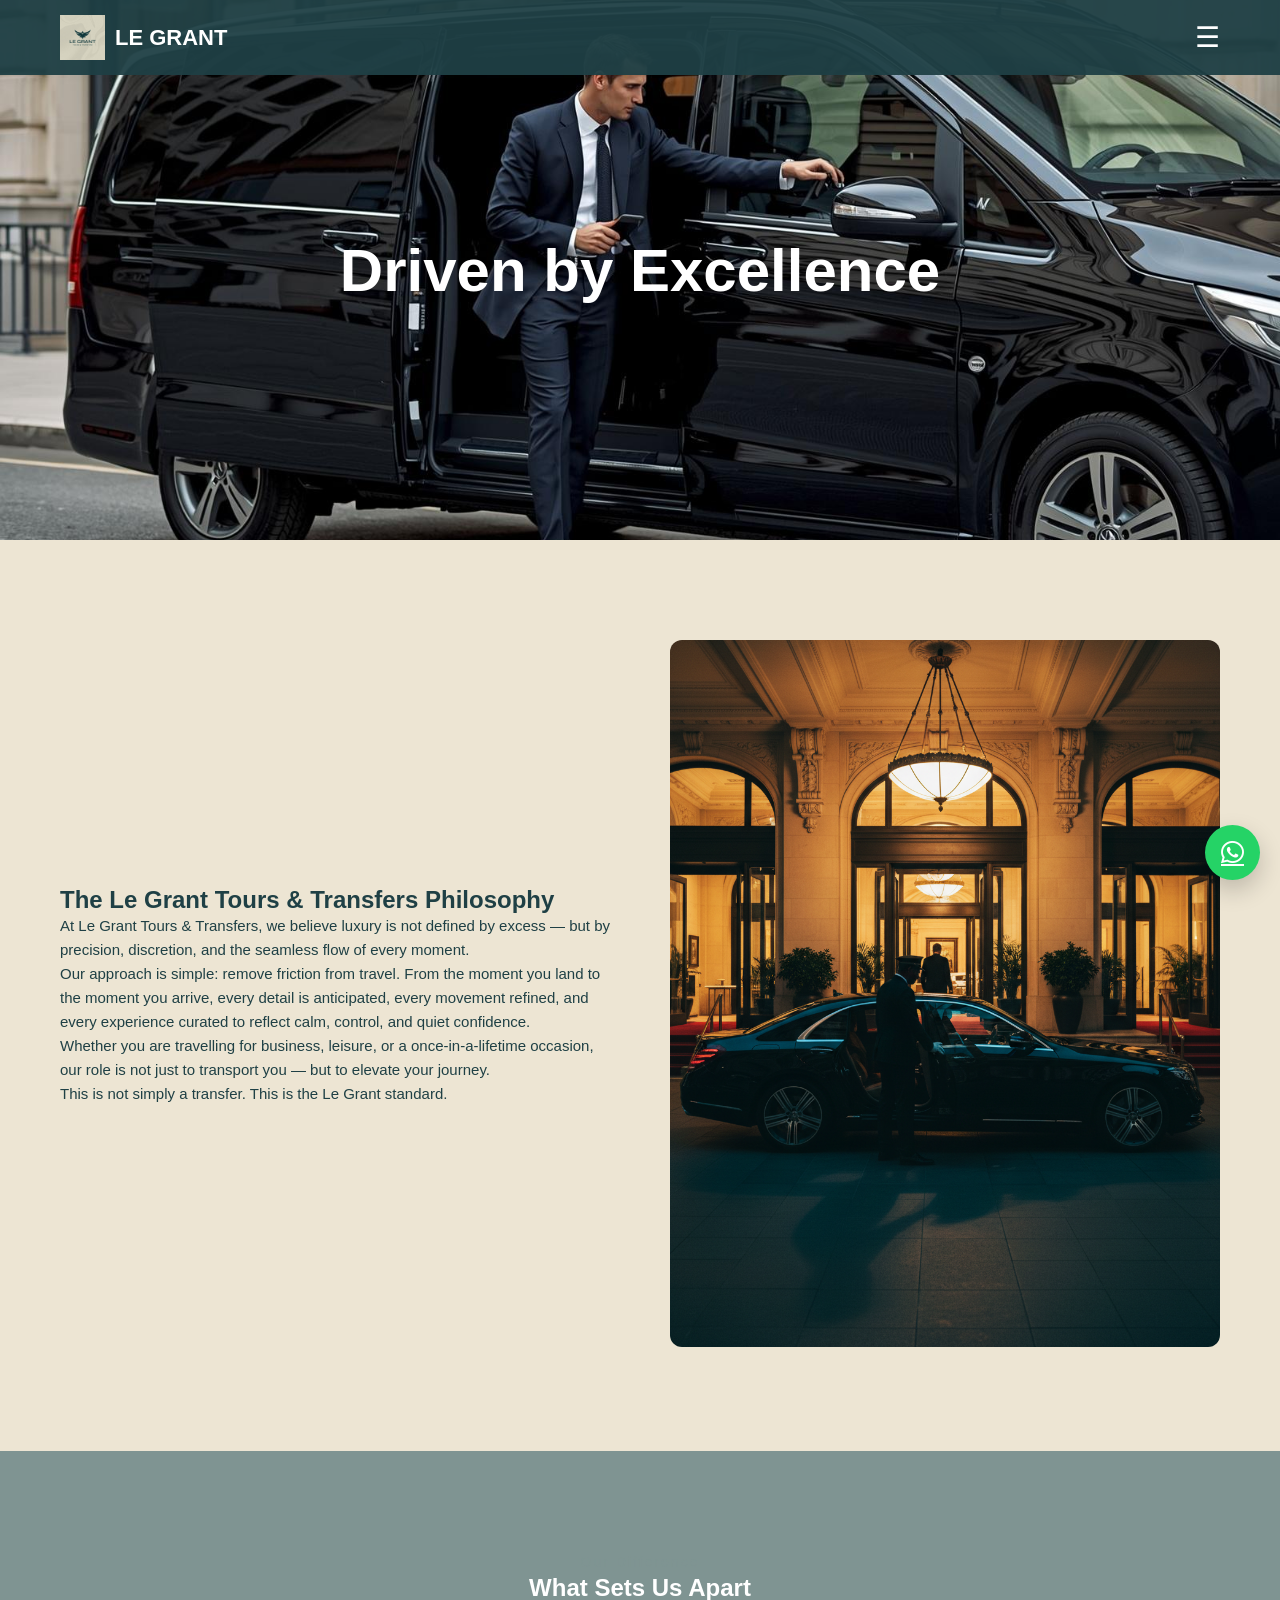
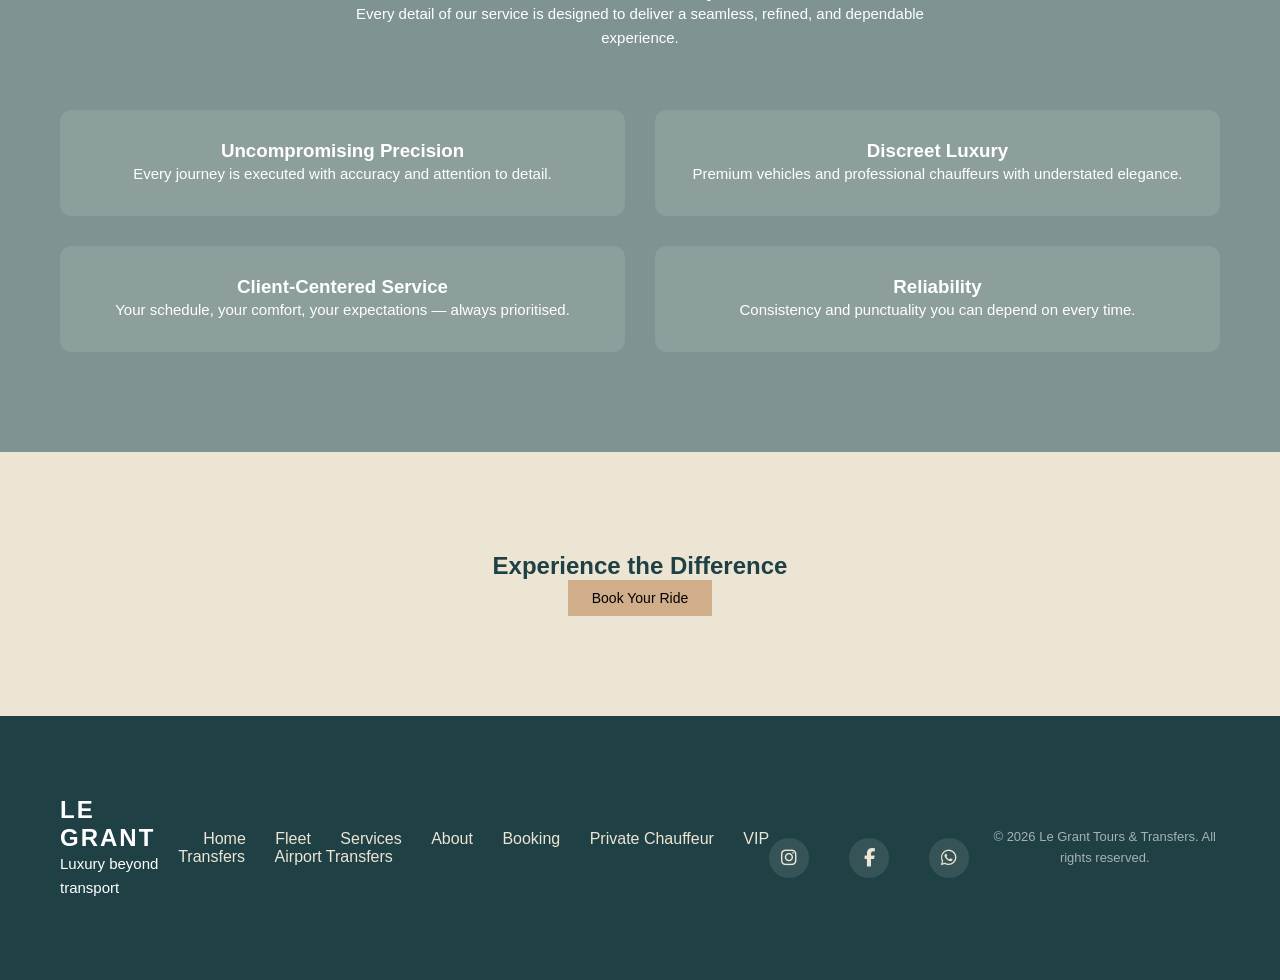
<file: about.html>
<!DOCTYPE html>
<html lang="en">

<head>
  <meta charset="UTF-8">
  <meta name="viewport" content="width=device-width, initial-scale=1.0">
  <title>About — LE GRANT</title>
  <link rel="stylesheet" href="styles.css">
  <link rel="stylesheet" href="https://cdnjs.cloudflare.com/ajax/libs/font-awesome/6.5.0/css/all.min.css">
  <link rel="icon" href="logo.jpg" type="image/jpeg" sizes="32x32">
</head>

<body>

  <!-- NAV -->
  <header class="nav">
    <div class="logo-container">
      <img src="logo.jpg" alt="Logo">
      <span class="logo-text">LE GRANT</span>
    </div>
    <div class="hamburger" onclick="toggleMenu()">☰</div>
  </header>

  <!-- MENU -->
  <div class="menu-overlay" id="menuOverlay">
    <a href="index.html">Home</a>
    <a href="about.html">About</a>
    <a href="booking.html">Booking</a>
  </div>

  <!-- HERO -->
  <section class="about-hero">
    <h1>Driven by Excellence</h1>
  </section>

  <!-- STORY -->
  <section class="about-story">
    <div class="about-container">

      <div class="about-text">
        <h2>The Le Grant Tours & Transfers Philosophy</h2>

        <p>
          At Le Grant Tours & Transfers, we believe luxury is not defined by excess —
          but by precision, discretion, and the seamless flow of every moment.
        </p>

        <p>
          Our approach is simple: remove friction from travel. From the moment you land
          to the moment you arrive, every detail is anticipated, every movement refined,
          and every experience curated to reflect calm, control, and quiet confidence.
        </p>

        <p>
          Whether you are travelling for business, leisure, or a once-in-a-lifetime occasion,
          our role is not just to transport you — but to elevate your journey.
        </p>

        <p>
          This is not simply a transfer.  
          This is the Le Grant standard.
        </p>
      </div>

      <div class="about-image">
        <img src="driver.jpg" alt="Driver">
      </div>

    </div>
  </section>

  <!-- VALUES -->
  <section class="about-values">

    <div class="values-header">
      <p class="subtitle">Our Difference</p>
      <h2>What Sets Us Apart</h2>
      <p>
        Every detail of our service is designed to deliver a seamless, refined,
        and dependable experience.
      </p>
    </div>

    <div class="values-grid">

      <div class="value-card">
        <h3>Uncompromising Precision</h3>
        <p>Every journey is executed with accuracy and attention to detail.</p>
      </div>

      <div class="value-card">
        <h3>Discreet Luxury</h3>
        <p>Premium vehicles and professional chauffeurs with understated elegance.</p>
      </div>

      <div class="value-card">
        <h3>Client-Centered Service</h3>
        <p>Your schedule, your comfort, your expectations — always prioritised.</p>
      </div>

      <div class="value-card">
        <h3>Reliability</h3>
        <p>Consistency and punctuality you can depend on every time.</p>
      </div>

    </div>

  </section>

  <!-- CTA -->
  <section class="about-cta">
    <h2>Experience the Difference</h2>
    <a href="booking.html">
      <button>Book Your Ride</button>
    </a>
  </section>

  <!-- FOOTER -->
  <footer class="footer">

    <div class="footer-top">
      <div>
        <h2>LE GRANT</h2>
        <p>Luxury beyond transport</p>
      </div>

      <a href="https://wa.me/27796220357" class="whatsapp-float" target="_blank">
  <i class="fab fa-whatsapp"></i>
</a>

        <div class="footer-links">
      <a href="index.html">Home</a>
      <a href="index.html#fleet">Fleet</a>
      <a href="services.html">Services</a>
      <a href="about.html">About</a>
      <a href="booking.html">Booking</a>
      <a href="chauffer-service.html">Private Chauffeur</a>
      <a href="vip-transfers.html">VIP Transfers</a>
      <a href="airport-transfers.html">Airport Transfers</a>
    </div>

<div class="footer-socials">

  <a href="https://instagram.com/legrant_tours
" target="_blank">
    <i class="fab fa-instagram"></i>
  </a>

  <a href="https://facebook.com/profile.php?id=61576402285973" target="_blank">
    <i class="fab fa-facebook-f"></i>
  </a>

  <a href="https://wa.me/27796220357" target="_blank">
    <i class="fab fa-whatsapp"></i>
  </a>

</div>

    <p class="copyright">
      © 2026 Le Grant Tours & Transfers. All rights reserved.
    </p>

  </footer>

  <script src="script.js"></script>

</body>
</html>
</file>
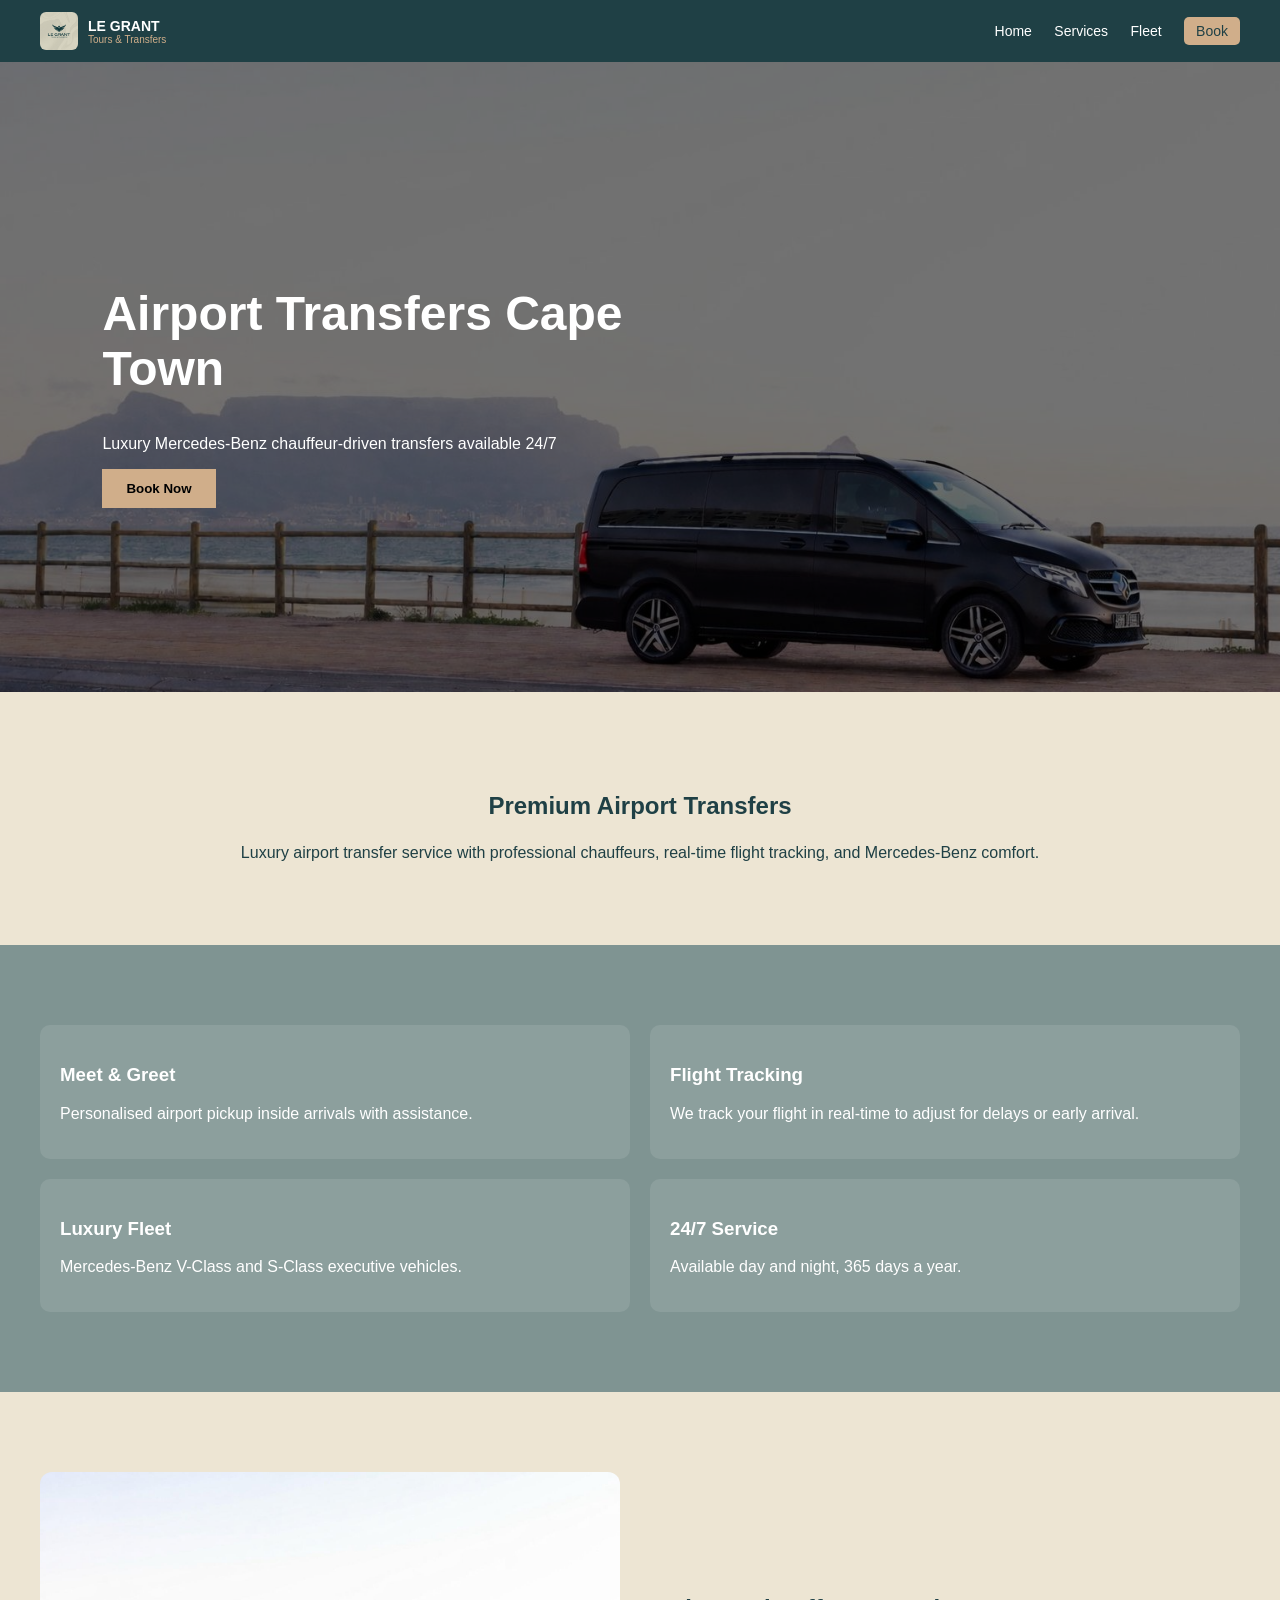
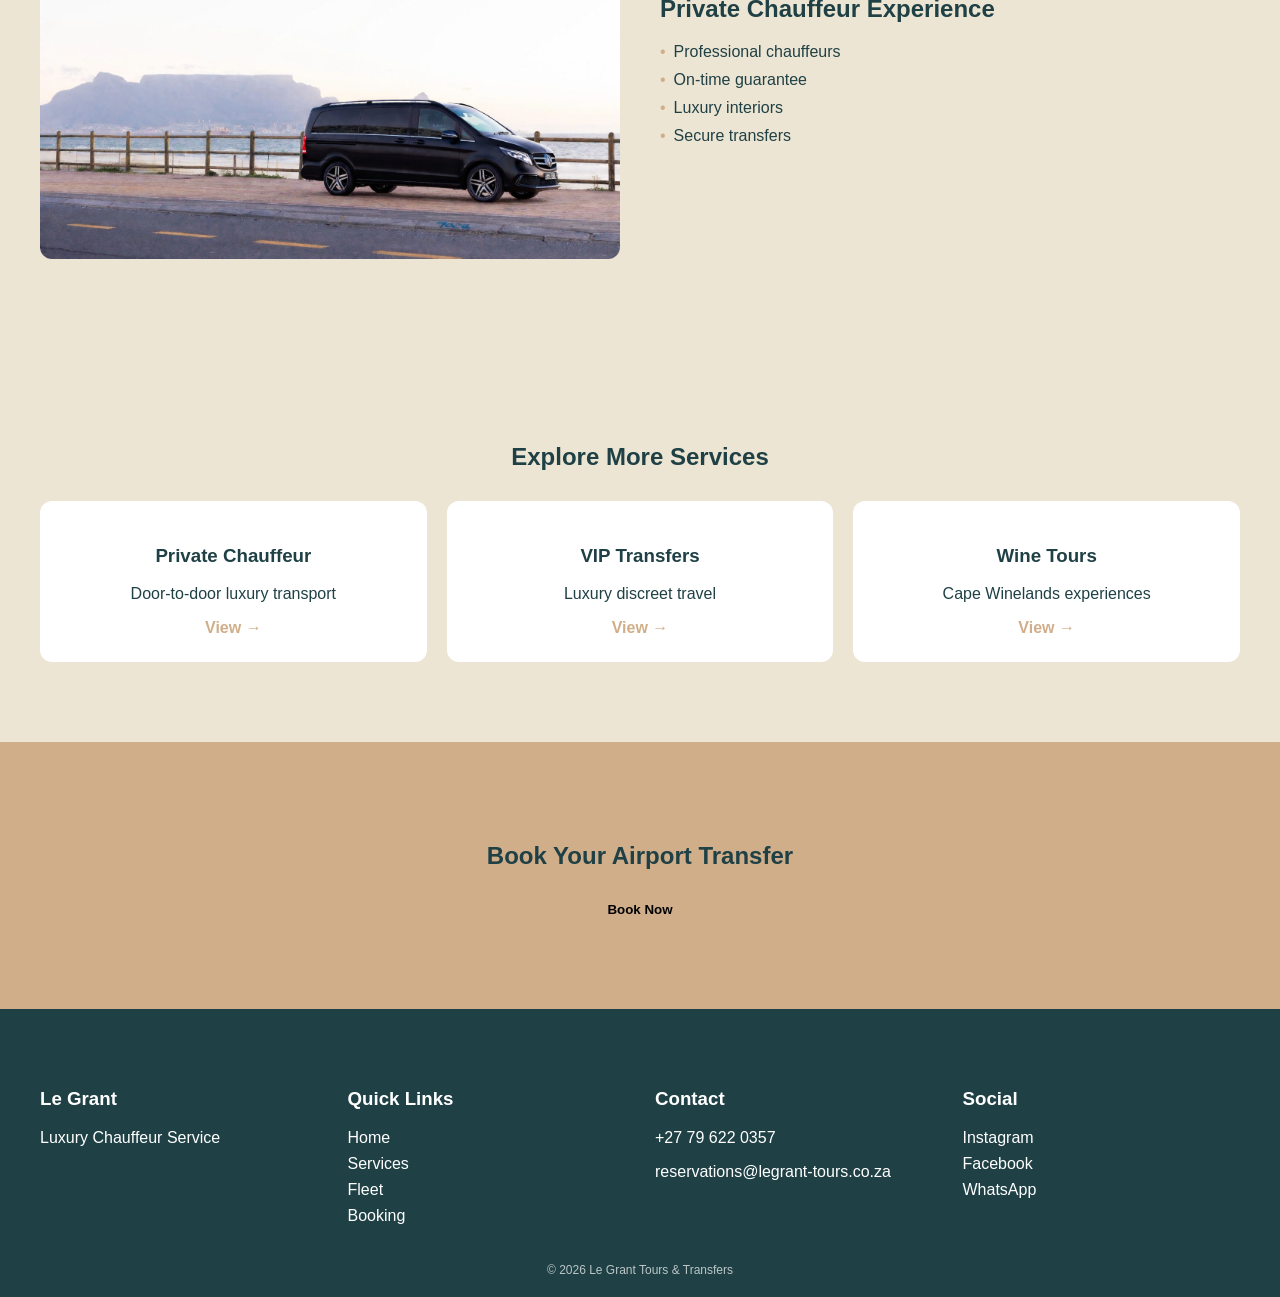
<file: airport-transfers.html>
<!DOCTYPE html>
<html lang="en">
<head>
<meta charset="UTF-8">
<meta name="viewport" content="width=device-width, initial-scale=1.0">

<title>Airport Transfers Cape Town | Luxury Chauffeur | Le Grant Tours</title>

<meta name="description" content="Luxury airport transfers in Cape Town with professional chauffeurs and Mercedes-Benz vehicles. Private, reliable and available 24/7. Book your transfer today.">

<link rel="canonical" href="https://www.legrant-tours.co.za/airport-transfers.html">

<link rel="icon" type="image/jpeg" href="logo.jpg">

<style>

/* =====================
   BASE
===================== */
body {
  margin: 0;
  font-family: Arial, sans-serif;
  background: #EDE5D3;
  color: #1F4045;
}

a { text-decoration: none; }

/* =====================
   HEADER
===================== */
.nav {
  background: #1F4045;
  padding: 12px 40px;
  position: sticky;
  top: 0;
  z-index: 1000;
}

.nav-container {
  display: flex;
  justify-content: space-between;
  align-items: center;
}

/* BRAND */
.brand {
  display: flex;
  align-items: center;
  gap: 10px;
}

.logo-img {
  width: 38px;
  height: 38px;
  object-fit: cover;
  border-radius: 6px;
}

.brand-text {
  display: flex;
  flex-direction: column;
}

.brand-name {
  color: white;
  font-weight: bold;
  font-size: 14px;
}

.brand-sub {
  color: #D0AE8A;
  font-size: 10px;
}

/* NAV */
.nav-links a {
  color: white;
  margin-left: 18px;
  font-size: 14px;
}

.nav-btn {
  background: #D0AE8A;
  padding: 6px 12px;
  border-radius: 5px;
  color: #1F4045 !important;
}

/* =====================
   HERO
===================== */
.service-hero {
  height: 70vh;
  background: url('vclass1.jpg') center/cover no-repeat;
  display: flex;
  align-items: center;
  position: relative;
}

.overlay {
  position: absolute;
  inset: 0;
  background: rgba(0,0,0,0.55);
}

.service-hero-text {
  position: relative;
  margin-left: 8%;
  color: white;
  max-width: 600px;
}

.service-hero-text h1 {
  font-size: 48px;
}

button {
  background: #D0AE8A;
  border: none;
  padding: 12px 24px;
  font-weight: bold;
  cursor: pointer;
}

/* =====================
   INTRO
===================== */
.service-intro {
  padding: 80px 40px;
  text-align: center;
}

.service-intro p {
  max-width: 800px;
  margin: auto;
  line-height: 1.6;
}

/* =====================
   FEATURES (FIXED SEO VERSION)
===================== */
.service-features {
  padding: 80px 40px;
  background: #7F9492;
  color: white;
}

.service-features .container {
  display: grid;
  grid-template-columns: repeat(2, 1fr);
  gap: 20px;
}

.feature {
  background: rgba(255,255,255,0.1);
  padding: 20px;
  border-radius: 10px;
}

/* =====================
   IMAGE + TEXT
===================== */
.service-row {
  display: flex;
  gap: 40px;
  padding: 80px 40px;
  align-items: center;
}

.service-img,
.service-text {
  width: 50%;
}

.service-img img {
  width: 100%;
  border-radius: 12px;
}

.service-text ul {
  padding: 0;
  list-style: none;
}

.service-text li {
  margin-bottom: 10px;
}

.service-text li::before {
  content: "•";
  color: #D0AE8A;
  margin-right: 8px;
}

/* =====================
   RELATED SERVICES (FIXED CLICKABLE)
===================== */
.related-services {
  padding: 80px 40px;
  text-align: center;
}

.service-links-grid {
  display: grid;
  grid-template-columns: repeat(3, 1fr);
  gap: 20px;
  margin-top: 30px;
}

.service-link-card {
  background: white;
  padding: 25px;
  border-radius: 12px;
  color: #1F4045;
  transition: 0.3s;
  cursor: pointer;
  display: block;
}

.service-link-card:hover {
  transform: translateY(-6px);
  background: #1F4045;
  color: white;
}

.service-link-card span {
  color: #D0AE8A;
  font-weight: bold;
}

/* =====================
   CTA
===================== */
.service-cta {
  padding: 80px 40px;
  text-align: center;
  background: #D0AE8A;
  color: #1F4045;
}

/* =====================
   FOOTER
===================== */
.footer {
  background: #1F4045;
  color: white;
  padding: 60px 40px 20px;
}

.footer-container {
  display: grid;
  grid-template-columns: repeat(4, 1fr);
  gap: 30px;
}

.footer a {
  color: white;
  display: block;
  margin-bottom: 8px;
}

.footer-bottom {
  text-align: center;
  margin-top: 30px;
  font-size: 12px;
  opacity: 0.7;
}

/* =====================
   MOBILE
===================== */
@media (max-width: 768px) {

  .service-features .container,
  .service-links-grid {
    grid-template-columns: 1fr;
  }

  .service-row {
    flex-direction: column;
  }

  .service-img,
  .service-text {
    width: 100%;
  }

  .footer-container {
    grid-template-columns: 1fr;
    text-align: center;
  }

  .service-hero-text h1 {
    font-size: 30px;
  }
}

</style>
</head>

<body>

<!-- HEADER -->
<header class="nav">
  <div class="nav-container">

    <a href="index.html" class="brand">
      <img src="logo.jpg" class="logo-img" alt="logo">

      <div class="brand-text">
        <span class="brand-name">LE GRANT</span>
        <span class="brand-sub">Tours & Transfers</span>
      </div>
    </a>

    <nav class="nav-links">
      <a href="index.html">Home</a>
      <a href="services.html">Services</a>
      <a href="fleet.html">Fleet</a>
      <a href="booking.html" class="nav-btn">Book</a>
    </nav>

  </div>
</header>

<!-- HERO -->
<section class="service-hero">
  <div class="overlay"></div>
  <div class="service-hero-text">
    <h1>Airport Transfers Cape Town</h1>
    <p>Luxury Mercedes-Benz chauffeur-driven transfers available 24/7</p>
    <a href="booking.html"><button>Book Now</button></a>
  </div>
</section>

<!-- INTRO -->
<section class="service-intro">
  <h2>Premium Airport Transfers</h2>
  <p>Luxury airport transfer service with professional chauffeurs, real-time flight tracking, and Mercedes-Benz comfort.</p>
</section>

<!-- FEATURES (FIXED FULL CONTENT) -->
<section class="service-features">
  <div class="container">

    <div class="feature">
      <h3>Meet & Greet</h3>
      <p>Personalised airport pickup inside arrivals with assistance.</p>
    </div>

    <div class="feature">
      <h3>Flight Tracking</h3>
      <p>We track your flight in real-time to adjust for delays or early arrival.</p>
    </div>

    <div class="feature">
      <h3>Luxury Fleet</h3>
      <p>Mercedes-Benz V-Class and S-Class executive vehicles.</p>
    </div>

    <div class="feature">
      <h3>24/7 Service</h3>
      <p>Available day and night, 365 days a year.</p>
    </div>

  </div>
</section>

<!-- IMAGE -->
<section class="service-row">

  <div class="service-img">
    <img src="vclass1.jpg" alt="">
  </div>

  <div class="service-text">
    <h2>Private Chauffeur Experience</h2>
    <ul>
      <li>Professional chauffeurs</li>
      <li>On-time guarantee</li>
      <li>Luxury interiors</li>
      <li>Secure transfers</li>
    </ul>
  </div>

</section>

<!-- RELATED SERVICES (NOW PROPER BUTTON CARDS) -->
<section class="related-services">

  <h2>Explore More Services</h2>

  <div class="service-links-grid">

    <a class="service-link-card" href="chauffeur-service.html">
      <h3>Private Chauffeur</h3>
      <p>Door-to-door luxury transport</p>
      <span>View →</span>
    </a>

    <a class="service-link-card" href="vip-transfers.html">
      <h3>VIP Transfers</h3>
      <p>Luxury discreet travel</p>
      <span>View →</span>
    </a>

    <a class="service-link-card" href="wine-tours.html">
      <h3>Wine Tours</h3>
      <p>Cape Winelands experiences</p>
      <span>View →</span>
    </a>

  </div>

</section>

<!-- CTA -->
<section class="service-cta">
  <h2>Book Your Airport Transfer</h2>
  <a href="booking.html"><button>Book Now</button></a>
</section>

<!-- FOOTER -->
<footer class="footer">

  <div class="footer-container">

    <div>
      <h3>Le Grant</h3>
      <p>Luxury Chauffeur Service</p>
    </div>

    <div>
      <h3>Quick Links</h3>
      <a href="index.html">Home</a>
      <a href="services.html">Services</a>
      <a href="fleet.html">Fleet</a>
      <a href="booking.html">Booking</a>
    </div>

    <div>
      <h3>Contact</h3>
      <p>+27 79 622 0357</p>
      <p>reservations@legrant-tours.co.za</p>
    </div>

    <div>
      <h3>Social</h3>
      <a href="#">Instagram</a>
      <a href="#">Facebook</a>
      <a href="#">WhatsApp</a>
    </div>

  </div>

  <div class="footer-bottom">
    © 2026 Le Grant Tours & Transfers
  </div>

</footer>

</body>
</html>
</file>
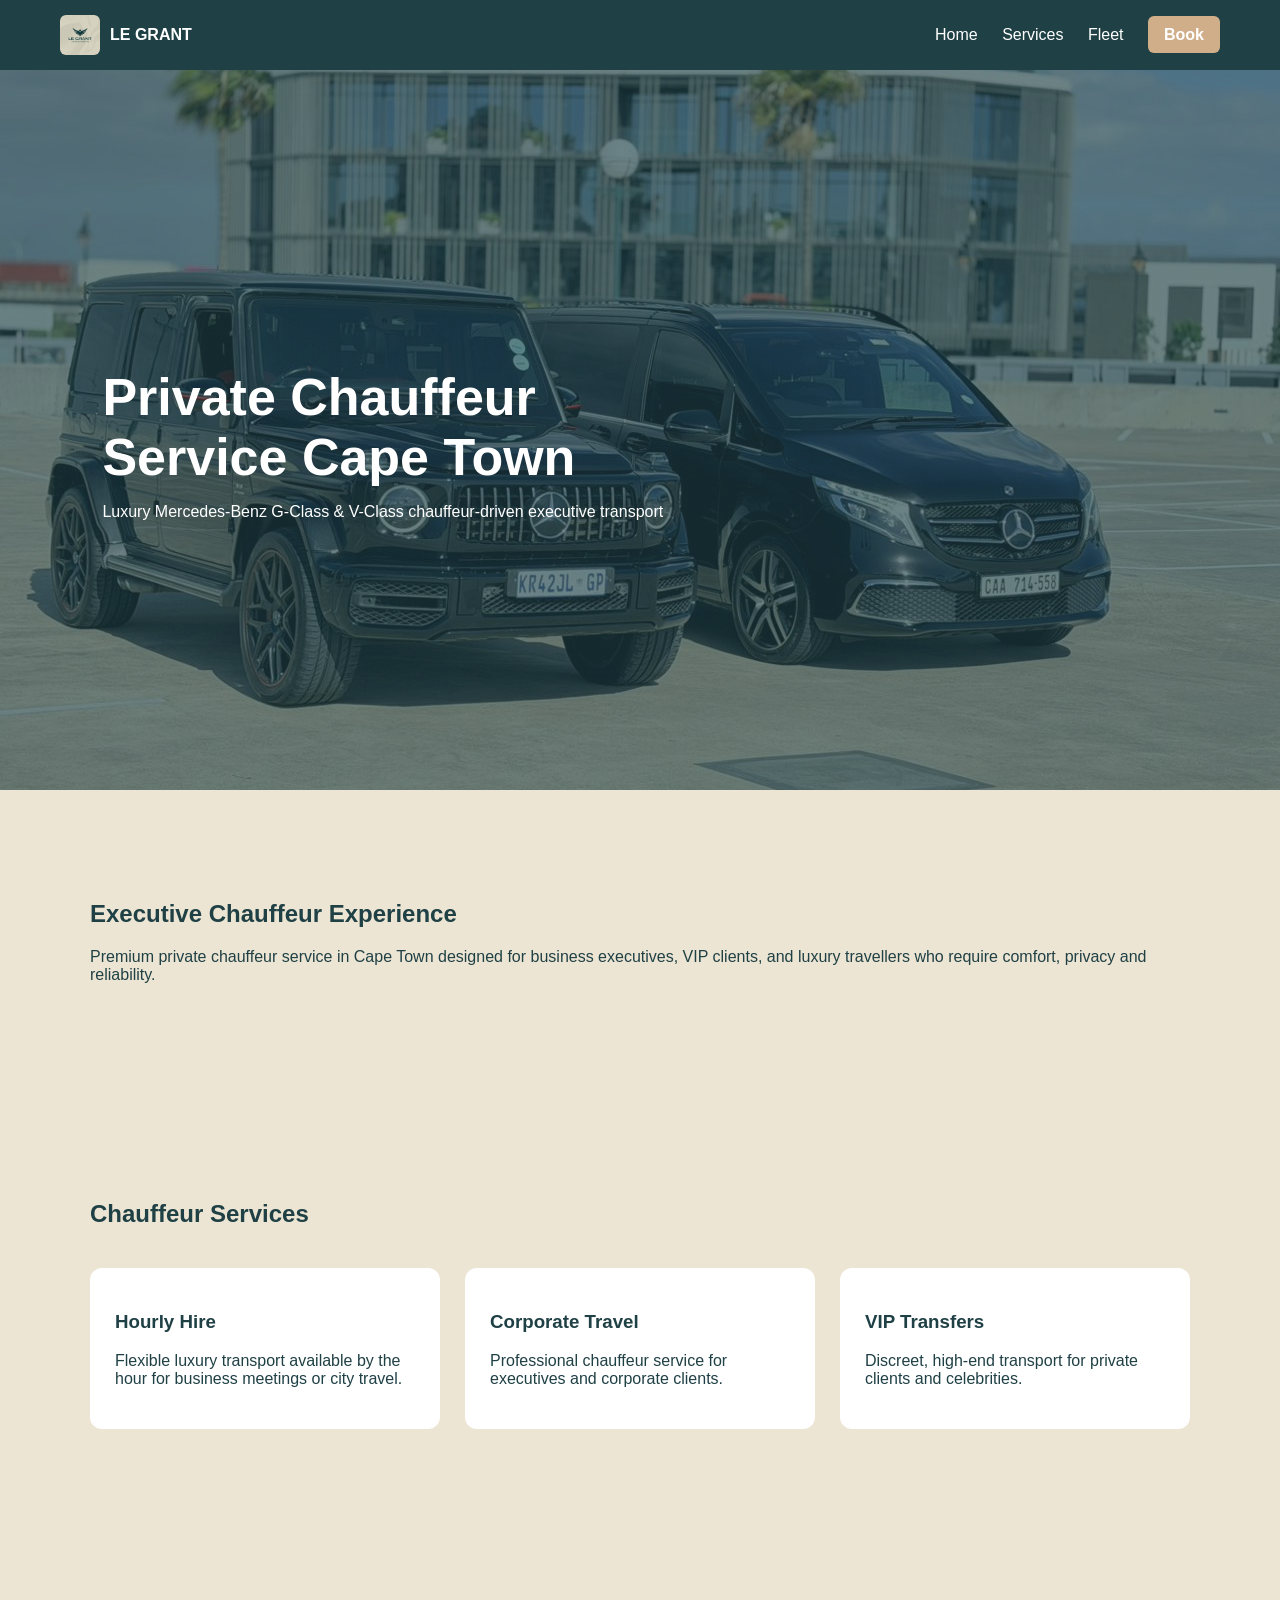
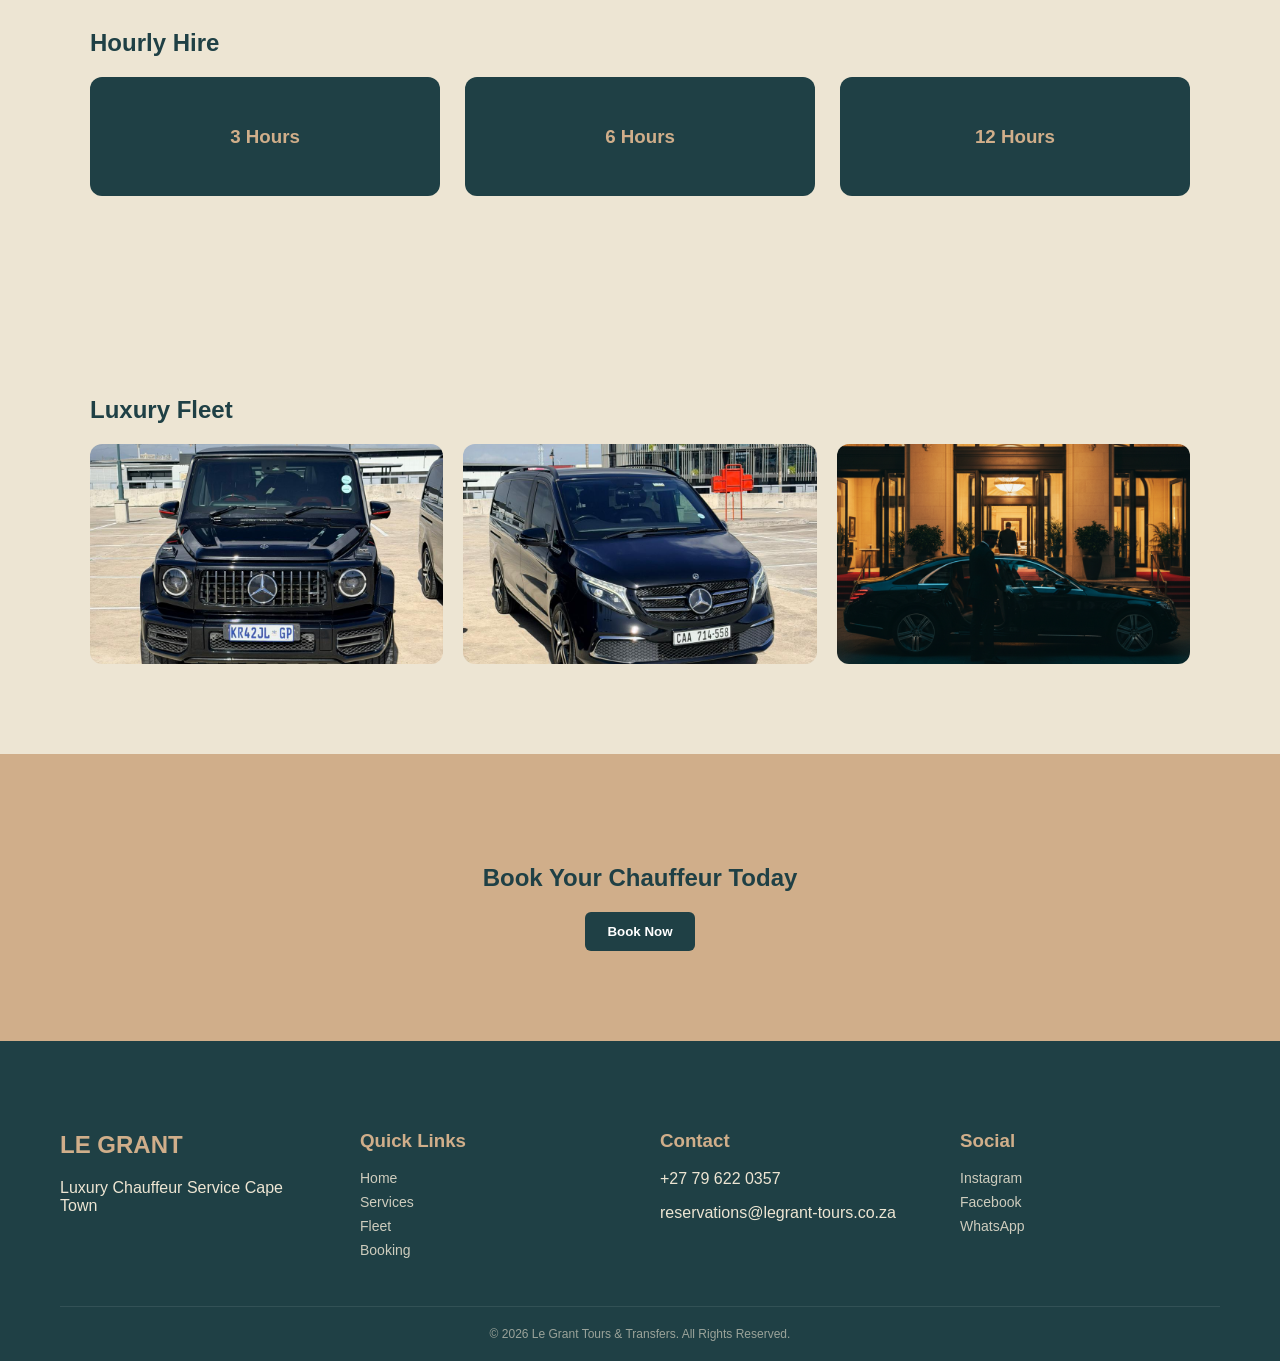
<file: chauffeur-service.html>
<!DOCTYPE html>
<html lang="en">
<head>
<meta charset="UTF-8">
<meta name="viewport" content="width=device-width, initial-scale=1.0">

<title>Private Chauffeur Cape Town | Executive Driver Service | Le Grant Tours</title>

<meta name="description" content="Luxury private chauffeur service in Cape Town with Mercedes-Benz G-Class and V-Class vehicles. Hourly hire, executive transport and VIP travel 24/7.">
   
 <meta name="description" content="Luxury private chauffeur service in Cape Town with professional drivers and Mercedes-Benz fleet. Hourly, daily and executive chauffeur-driven transport available 24/7.">

<meta name="keywords" content="private chauffeur Cape Town, executive driver Cape Town, luxury chauffeur service, hourly driver Cape Town, Mercedes chauffeur South Africa">  

<link rel="canonical" href="https://www.legrant-tours.co.za/chauffeur-service.html">
<link rel="icon" href="logo.jpg" type="image/jpeg">

<style>

/* =====================
   BASE
===================== */
body{
  margin:0;
  font-family:Arial, sans-serif;
  background:#EDE5D3;
  color:#1F4045;
}

a{text-decoration:none; color:inherit}

/* =====================
   NAV
===================== */
.nav{
  background:#1F4045;
  padding:15px 60px;
  display:flex;
  justify-content:space-between;
  align-items:center;
}

.brand{
  display:flex;
  align-items:center;
  gap:10px;
}

.brand img{
  width:40px;
  height:40px;
  object-fit:cover;
  border-radius:6px;
}

.brand span{
  color:white;
  font-weight:bold;
}

.nav a{
  color:white;
  margin-left:20px;
}

.btn{
  background:#D0AE8A;
  padding:10px 16px;
  border-radius:6px;
  color:#1F4045;
  font-weight:bold;
}

/* =====================
   HERO
===================== */
.hero{
  height:80vh;
  background:url('Gclass.jpg') center/cover no-repeat;
  display:flex;
  align-items:center;
  position:relative;
}

.hero::before{
  content:"";
  position:absolute;
  inset:0;
  background:rgba(31,64,69,0.65);
}

.hero-content{
  position:relative;
  margin-left:8%;
  max-width:600px;
  color:white;
}

.hero-content h1{
  font-size:52px;
  margin-bottom:10px;
}

/* =====================
   SECTION
===================== */
.section{
  padding:90px 60px;
}

.container{
  max-width:1100px;
  margin:auto;
}

/* =====================
   GRID
===================== */
.grid{
  display:grid;
  grid-template-columns:repeat(3,1fr);
  gap:25px;
  margin-top:40px;
}

.card{
  background:white;
  padding:25px;
  border-radius:12px;
}

/* =====================
   HOURLY
===================== */
.hourly{
  display:grid;
  grid-template-columns:repeat(3,1fr);
  gap:25px;
}

.hour-card{
  background:#1F4045;
  color:white;
  padding:30px;
  border-radius:12px;
  text-align:center;
}

.hour-card h3{
  color:#D0AE8A;
}

/* =====================
   FLEET
===================== */
.fleet{
  display:grid;
  grid-template-columns:repeat(3,1fr);
  gap:20px;
}

.fleet img{
  width:100%;
  height:220px;
  object-fit:cover;
  border-radius:12px;
}

/* =====================
   CTA
===================== */
.cta{
  background:#D0AE8A;
  text-align:center;
  padding:90px 60px;
}

.cta button{
  padding:12px 22px;
  border:none;
  background:#1F4045;
  color:white;
  font-weight:bold;
  border-radius:6px;
}

/* =====================
   FOOTER (FIXED PREMIUM)
===================== */
.footer{
  background:#1F4045;
  color:#EDE5D3;
  padding:70px 60px 20px;
}

.footer-grid{
  display:grid;
  grid-template-columns:repeat(4,1fr);
  gap:40px;
}

.footer h3,
.footer h2{
  color:#D0AE8A;
}

.footer a{
  display:block;
  margin-bottom:8px;
  color:#EDE5D3;
  opacity:0.85;
  font-size:14px;
}

.footer-bottom{
  text-align:center;
  margin-top:40px;
  padding-top:20px;
  border-top:1px solid rgba(255,255,255,0.15);
  font-size:12px;
  opacity:0.6;
}

/* =====================
   MOBILE
===================== */
@media(max-width:768px){
  .grid,.fleet,.hourly{
    grid-template-columns:1fr;
  }

  .hero-content h1{
    font-size:34px;
  }

  .footer-grid{
    grid-template-columns:1fr;
    text-align:center;
  }
}

</style>
</head>

<body>

<!-- NAV -->
<header class="nav">

  <div class="brand">
    <img src="logo.jpg">
    <span>LE GRANT</span>
  </div>

  <div>
    <a href="index.html">Home</a>
    <a href="services.html">Services</a>
    <a href="fleet.html">Fleet</a>
    <a class="btn" href="booking.html">Book</a>
  </div>

</header>

<!-- HERO -->
<section class="hero">
  <div class="hero-content">
    <h1>Private Chauffeur Service Cape Town</h1>
    <p>Luxury Mercedes-Benz G-Class & V-Class chauffeur-driven executive transport</p>
  </div>
</section>

<!-- INTRO -->
<section class="section">
  <div class="container">

    <h2>Executive Chauffeur Experience</h2>
    <p>
      Premium private chauffeur service in Cape Town designed for business executives, VIP clients,
      and luxury travellers who require comfort, privacy and reliability.
    </p>

  </div>
</section>

<!-- SERVICES GRID -->
<section class="section">
  <div class="container">

    <h2>Chauffeur Services</h2>

    <div class="grid">

      <div class="card">
        <h3>Hourly Hire</h3>
        <p>Flexible luxury transport available by the hour for business meetings or city travel.</p>
      </div>

      <div class="card">
        <h3>Corporate Travel</h3>
        <p>Professional chauffeur service for executives and corporate clients.</p>
      </div>

      <div class="card">
        <h3>VIP Transfers</h3>
        <p>Discreet, high-end transport for private clients and celebrities.</p>
      </div>

    </div>

  </div>
</section>

<!-- HOURLY -->
<section class="section">
  <div class="container">
    <h2>Hourly Hire</h2>

    <div class="hourly">
      <div class="hour-card"><h3>3 Hours</h3></div>
      <div class="hour-card"><h3>6 Hours</h3></div>
      <div class="hour-card"><h3>12 Hours</h3></div>
    </div>

  </div>
</section>

<!-- FLEET -->
<section class="section">
  <div class="container">
    <h2>Luxury Fleet</h2>

    <div class="fleet">
      <img src="GClass2.jpg">
      <img src="vclasspremium.jpg">
      <img src="driver.jpg">
    </div>

  </div>
</section>

<!-- CTA -->
<section class="cta">
  <h2>Book Your Chauffeur Today</h2>
  <a href="booking.html"><button>Book Now</button></a>
</section>

<!-- FOOTER -->
<footer class="footer">

  <div class="footer-grid">

    <div>
      <h2>LE GRANT</h2>
      <p>Luxury Chauffeur Service Cape Town</p>
    </div>

    <div>
      <h3>Quick Links</h3>
      <a href="index.html">Home</a>
      <a href="services.html">Services</a>
      <a href="fleet.html">Fleet</a>
      <a href="booking.html">Booking</a>
    </div>

    <div>
      <h3>Contact</h3>
      <p>+27 79 622 0357</p>
      <p>reservations@legrant-tours.co.za</p>
    </div>

    <div>
      <h3>Social</h3>
      <a href="#">Instagram</a>
      <a href="#">Facebook</a>
      <a href="#">WhatsApp</a>
    </div>

  </div>

  <div class="footer-bottom">
    © 2026 Le Grant Tours & Transfers. All Rights Reserved.
  </div>

</footer>

</body>
</html>
</file>
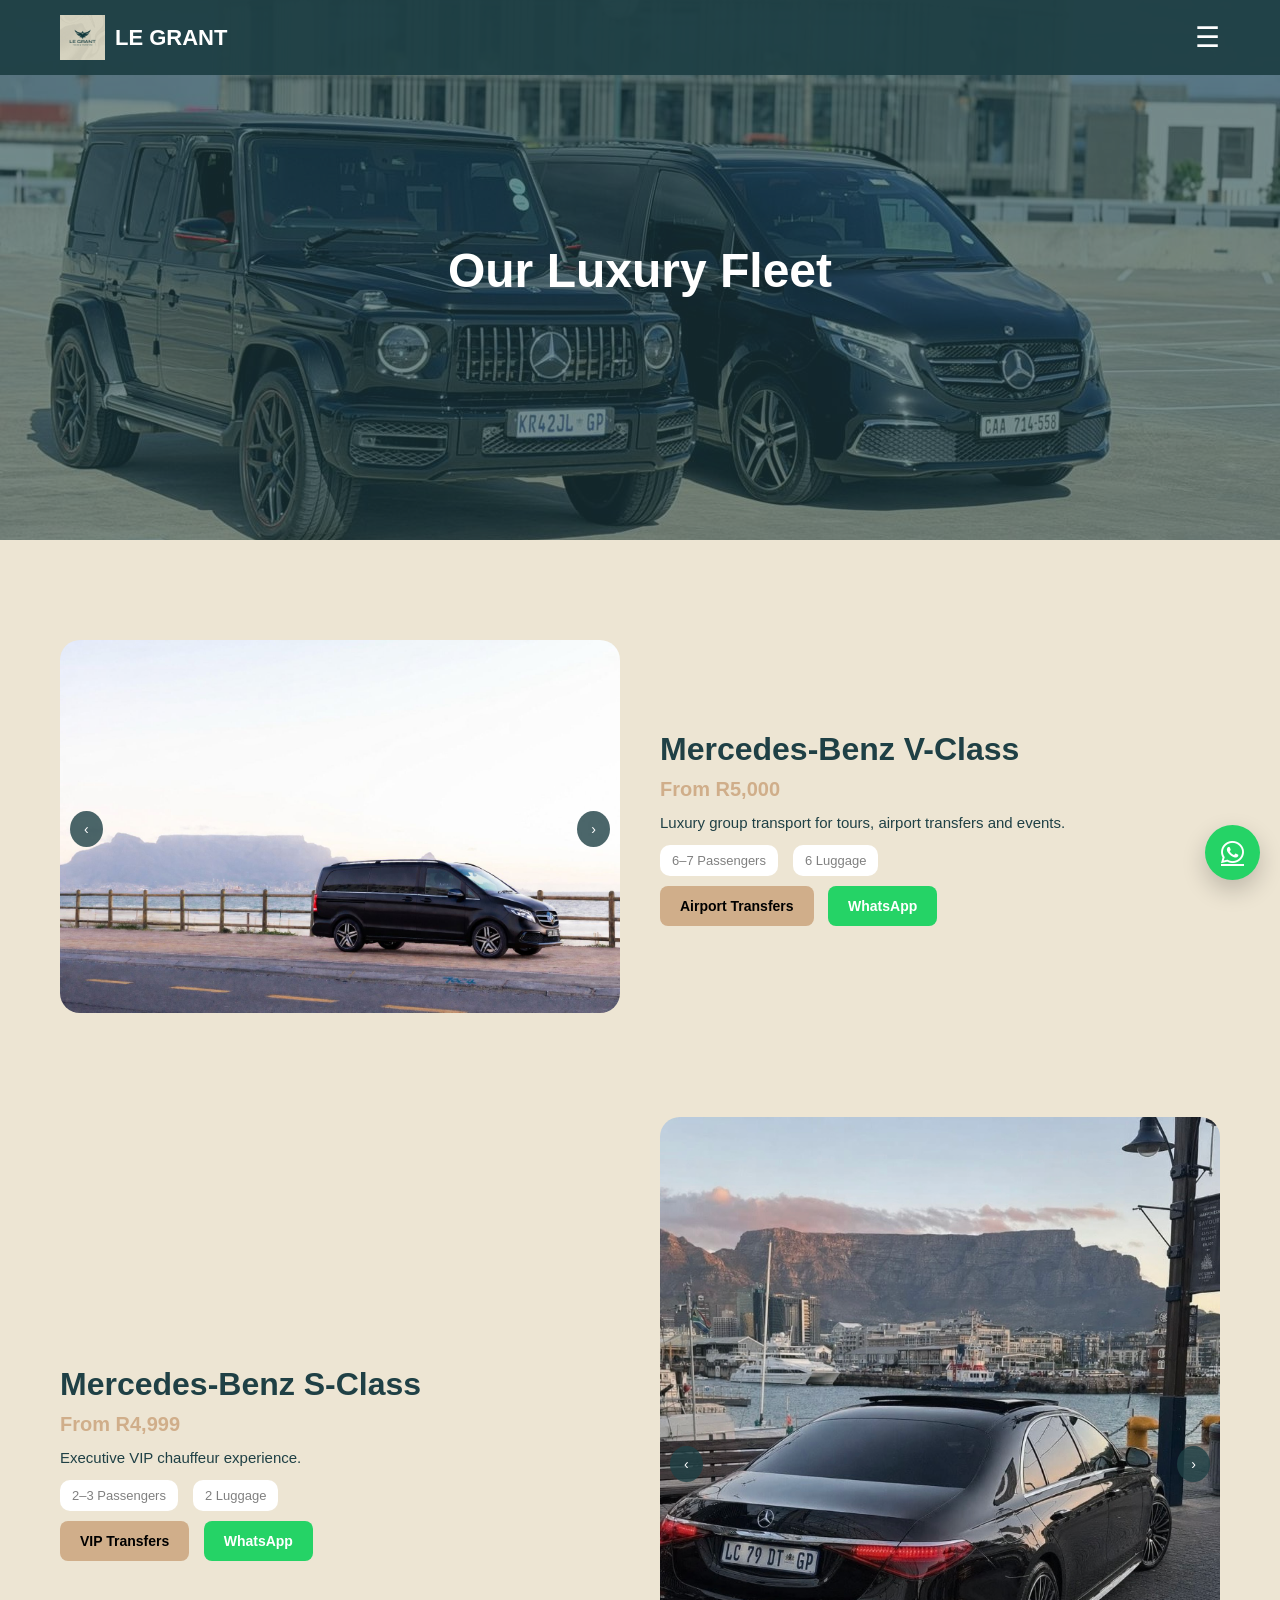
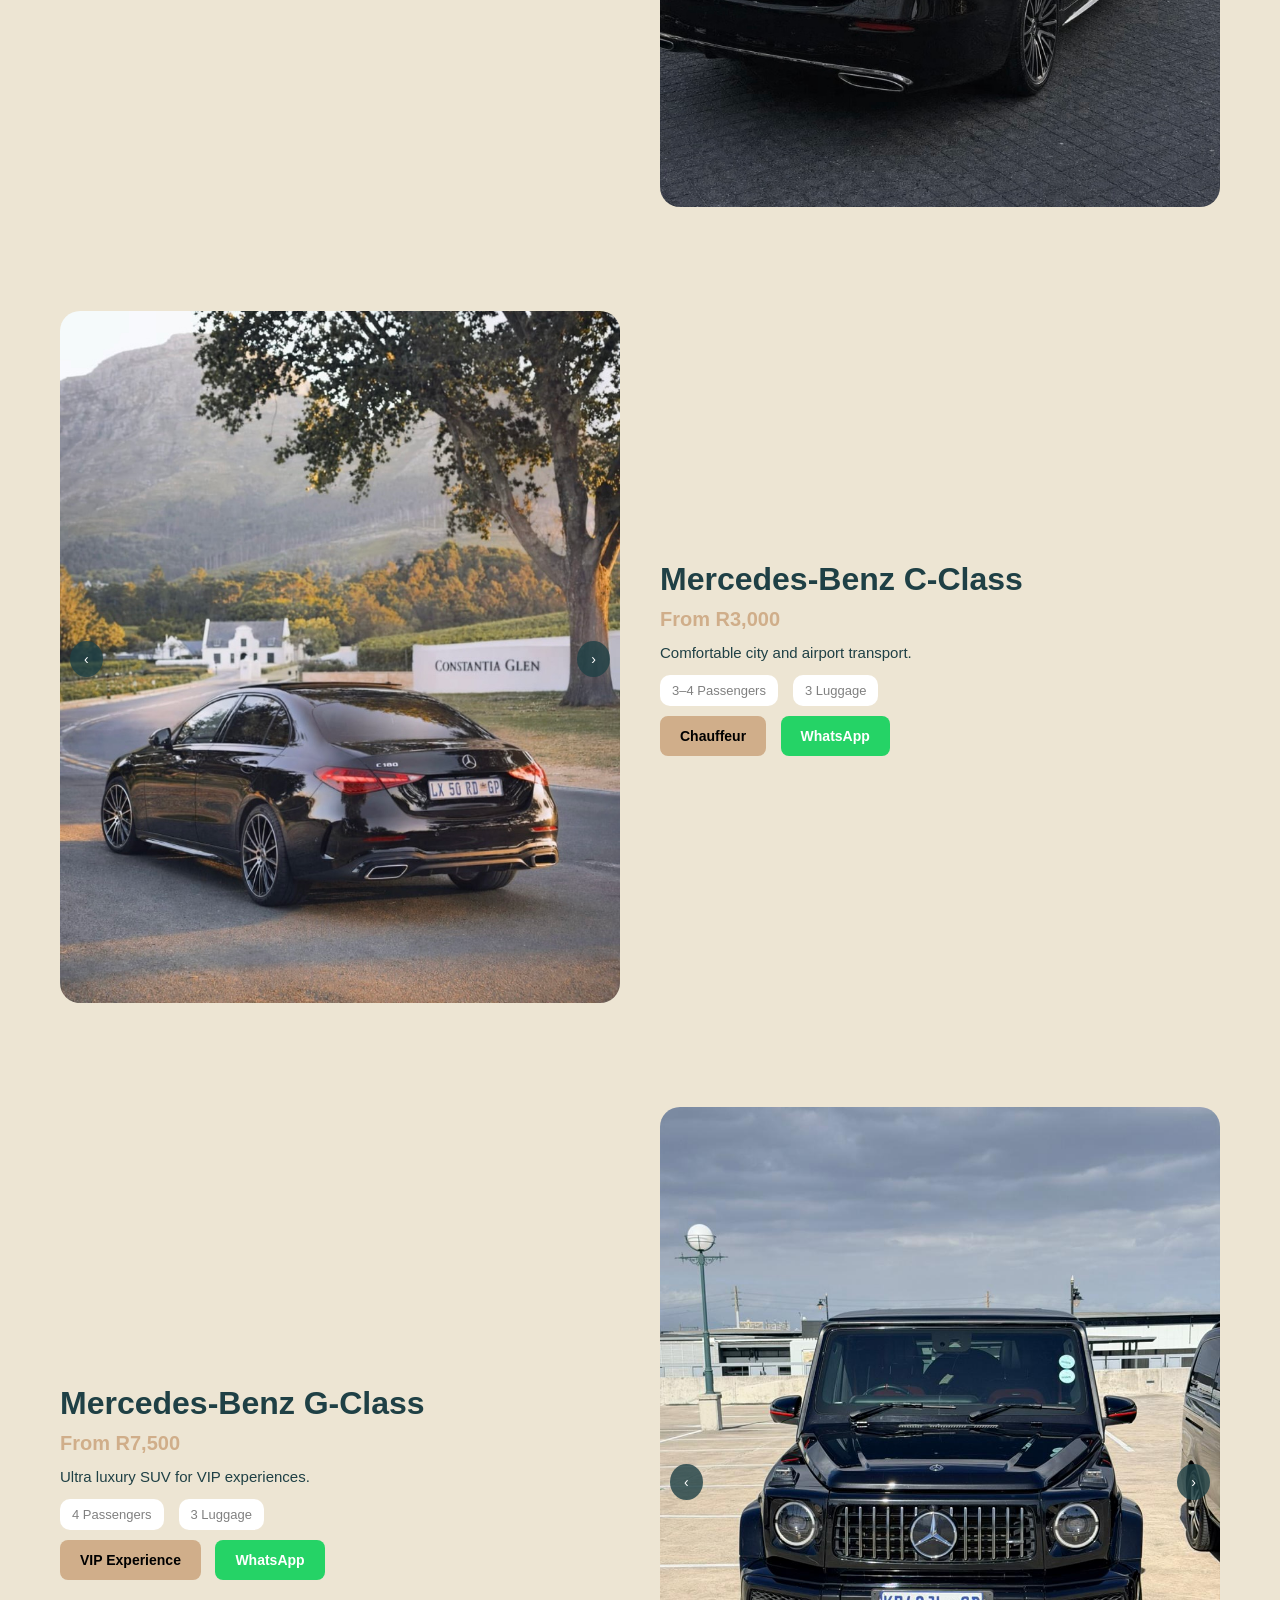
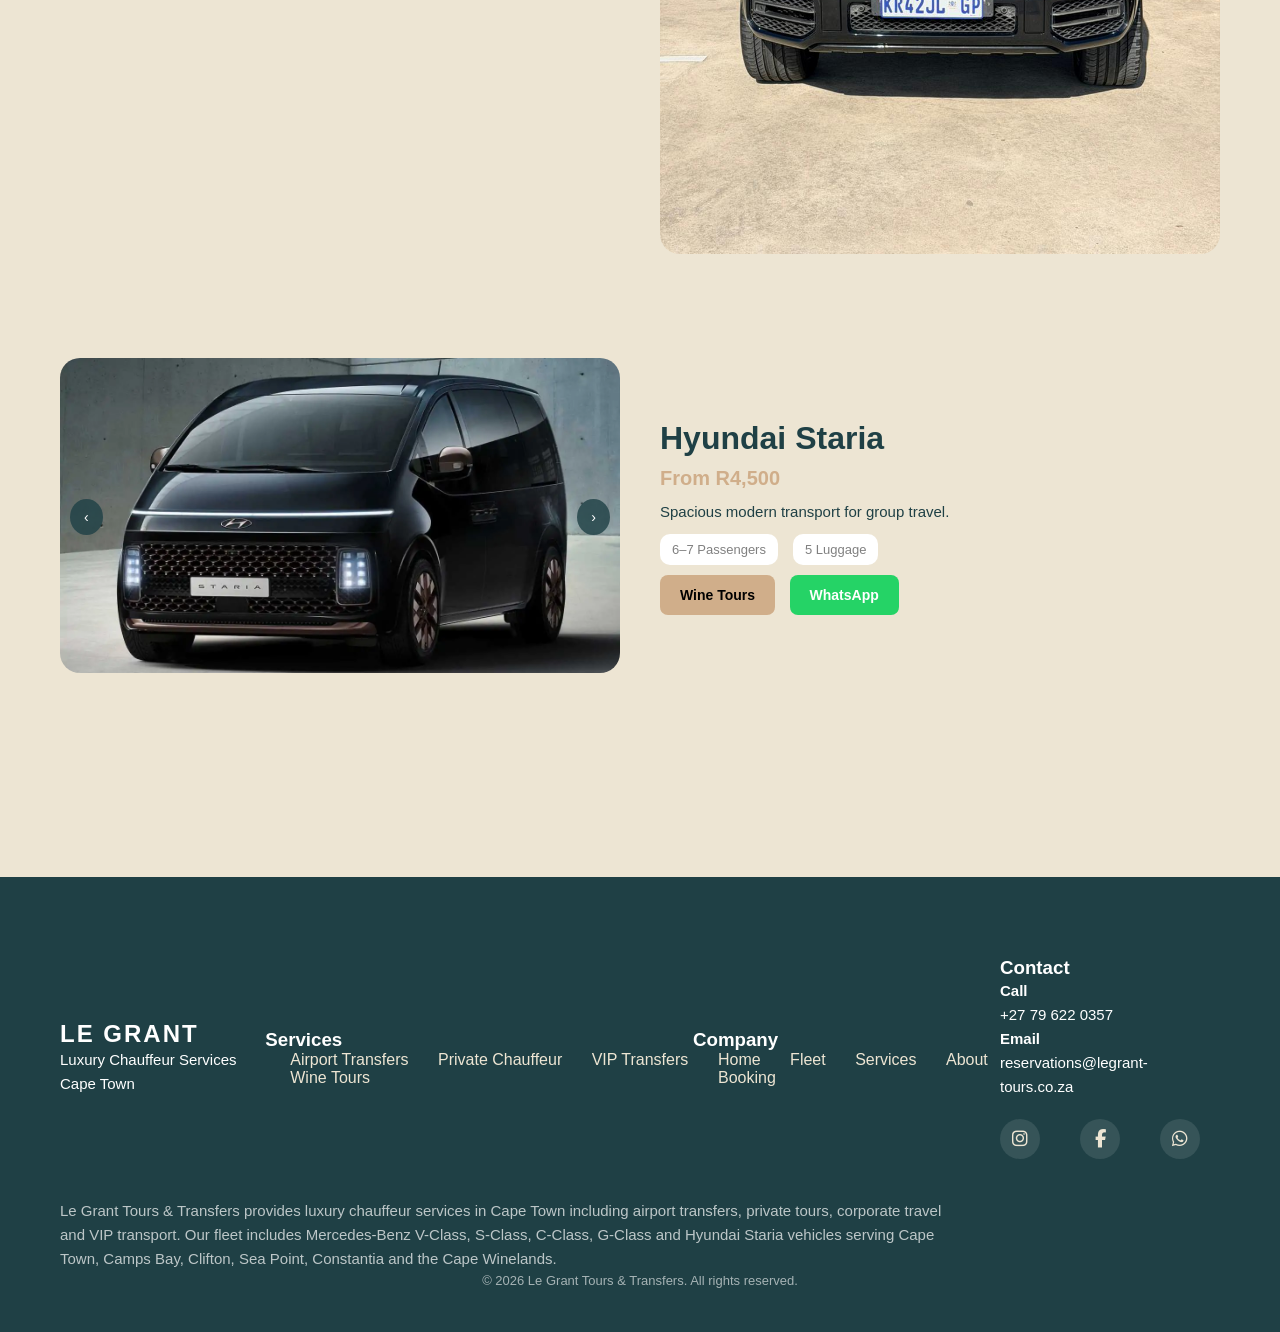
<file: fleet.html>
<!DOCTYPE html>
<html lang="en">
<head>
<meta charset="UTF-8">
<meta name="viewport" content="width=device-width, initial-scale=1.0">

<title>Luxury Fleet Cape Town | Le Grant Chauffeur Services</title>
 
<meta name="description" content="Luxury chauffeur services in Cape Town. Mercedes V-Class, S-Class, C-Class, G-Class and Hyundai Staria available.">

<link rel="stylesheet" href="styles.css">
<link href="https://cdnjs.cloudflare.com/ajax/libs/font-awesome/6.5.0/css/all.min.css" rel="stylesheet">
  <link rel="icon" href="logo.jpg" type="image/jpeg" sizes="32x32">

<style>

/* HERO */
.fleet-hero{
height:60vh;
background:url('vclass-2.jpg') center/cover no-repeat;
display:flex;
align-items:center;
justify-content:center;
color:white;
position:relative;
}
.fleet-hero::after{
content:"";
position:absolute;
inset:0;
background:rgba(31,64,69,0.6);
}
.fleet-hero h1{
font-size:48px;
z-index:1;
}

/* PAGE */
.fleet-page{
padding:100px 60px;
background:#EDE5D3;
}

/* ROW */
.fleet-row{
display:flex;
align-items:center;
gap:40px;
margin-bottom:100px;
flex-wrap:wrap;
}

.fleet-row.reverse{
flex-direction:row-reverse;
}

/* SLIDER */
.slider{
position:relative;
flex:1;
min-width:380px;
max-width:650px;
}
.slider img{
width:100%;
border-radius:20px;
}

/* ARROWS */
.slider button{
position:absolute;
top:50%;
transform:translateY(-50%);
background:rgba(31,64,69,0.8);
color:white;
border:none;
padding:10px 14px;
cursor:pointer;
border-radius:50%;
}
.prev{left:10px;}
.next{right:10px;}

/* TEXT */
.fleet-text{
flex:1;
min-width:320px;
}
.fleet-text h2{
font-size:32px;
color:#1F4045;
}

.price{
color:#D0AE8A;
font-size:20px;
font-weight:bold;
margin:10px 0;
}

.specs{
margin:10px 0;
display:flex;
gap:15px;
flex-wrap:wrap;
}
.specs span{
background:#fff;
padding:8px 12px;
border-radius:10px;
font-size:13px;
}

/* STATUS */
.status{
margin:10px 0;
font-weight:bold;
color:#d97706;
}

/* BUTTONS */
.actions button{
padding:12px 20px;
border:none;
border-radius:8px;
cursor:pointer;
margin-right:10px;
font-weight:bold;
}
.book{background:#D0AE8A;}
.whatsapp{background:#25D366;color:white;}

</style>
</head>

<body>

<!-- NAV -->
<header class="nav">
<div class="logo-container">
<img src="logo.jpg">
<span class="logo-text">LE GRANT</span>
</div>
<div class="hamburger" onclick="toggleMenu()">☰</div>
</header>

<!-- MENU -->
<div class="menu-overlay" id="menuOverlay">
<a href="index.html">Home</a>
<a href="services.html">Services</a>
<a href="about.html">About</a>
<a href="booking.html">Booking</a>
</div>

<!-- HERO -->
<section class="fleet-hero">
<h1>Our Luxury Fleet</h1>
</section>

<section class="fleet-page">

<!-- V CLASS -->
<div class="fleet-row">
<div class="slider" data-car="V-Class">
<img src="vclass1.jpg">
<button class="prev">‹</button>
<button class="next">›</button>
</div>

<div class="fleet-text">
<h2>Mercedes-Benz V-Class</h2>
<div class="price">From R5,000</div>
<p>Luxury group transport for tours, airport transfers and events.</p>

<div class="specs">
<span>6–7 Passengers</span>
<span>6 Luggage</span>
</div>

<div class="status" id="status-v"></div>

<div class="actions">
<a href="airport-transfers.html"><button class="book">Airport Transfers</button></a>
<button class="whatsapp" onclick="bookCar('V-Class')">WhatsApp</button>
</div>
</div>
</div>

<!-- S CLASS -->
<div class="fleet-row reverse">
<div class="slider" data-car="S-Class">
<img src="SCLASS1.jpg">
<button class="prev">‹</button>
<button class="next">›</button>
</div>

<div class="fleet-text">
<h2>Mercedes-Benz S-Class</h2>
<div class="price">From R4,999</div>
<p>Executive VIP chauffeur experience.</p>

<div class="specs">
<span>2–3 Passengers</span>
<span>2 Luggage</span>
</div>

<div class="status" id="status-s"></div>

<div class="actions">
<a href="vip-transfers.html"><button class="book">VIP Transfers</button></a>
<button class="whatsapp" onclick="bookCar('S-Class')">WhatsApp</button>
</div>
</div>
</div>

<!-- C CLASS -->
<div class="fleet-row">
<div class="slider" data-car="C-Class">
<img src="CCLASS1.jpg">
<button class="prev">‹</button>
<button class="next">›</button>
</div>

<div class="fleet-text">
<h2>Mercedes-Benz C-Class</h2>
<div class="price">From R3,000</div>
<p>Comfortable city and airport transport.</p>

<div class="specs">
<span>3–4 Passengers</span>
<span>3 Luggage</span>
</div>

<div class="status" id="status-c"></div>

<div class="actions">
<a href="chauffeur-service.html"><button class="book">Chauffeur</button></a>
<button class="whatsapp" onclick="bookCar('C-Class')">WhatsApp</button>
</div>
</div>
</div>

<!-- G CLASS -->
<div class="fleet-row reverse">
<div class="slider" data-car="G-Class">
<img src="GClass2.jpg">
<button class="prev">‹</button>
<button class="next">›</button>
</div>

<div class="fleet-text">
<h2>Mercedes-Benz G-Class</h2>
<div class="price">From R7,500</div>
<p>Ultra luxury SUV for VIP experiences.</p>

<div class="specs">
<span>4 Passengers</span>
<span>3 Luggage</span>
</div>

<div class="status" id="status-g"></div>

<div class="actions">
<a href="vip-transfers.html"><button class="book">VIP Experience</button></a>
<button class="whatsapp" onclick="bookCar('G-Class')">WhatsApp</button>
</div>
</div>
</div>

<!-- STARIA -->
<div class="fleet-row">
<div class="slider" data-car="Staria">
<img src="staria1.jpg">
<button class="prev">‹</button>
<button class="next">›</button>
</div>

<div class="fleet-text">
<h2>Hyundai Staria</h2>
<div class="price">From R4,500</div>
<p>Spacious modern transport for group travel.</p>

<div class="specs">
<span>6–7 Passengers</span>
<span>5 Luggage</span>
</div>

<div class="status" id="status-staria"></div>

<div class="actions">
<a href="wine-tours.html"><button class="book">Wine Tours</button></a>
<button class="whatsapp" onclick="bookCar('Staria')">WhatsApp</button>
</div>
</div>
</div>

</section>

<!-- WHATSAPP FLOAT -->
<a href="https://wa.me/27796220357" class="whatsapp-float" target="_blank">
<i class="fab fa-whatsapp"></i>
</a>

<script>

/* MENU */
function toggleMenu(){
document.getElementById("menuOverlay").classList.toggle("active");
}

/* WHATSAPP */
function bookCar(car){
let phone="27796220357";
let msg = `Hello, I want to book a ${car} in Cape Town`;
window.open(`https://wa.me/${phone}?text=${encodeURIComponent(msg)}`);
}

/* SLIDER */
const sliders={
"V-Class":["vclass1.jpg","vclass2.jpg"],
"S-Class":["car3.jpg","SCLASS1.jpg"],
"C-Class":["CCLASS1.jpg","sclass1.jpg"],
"G-Class":["Gclass.jpg","GClass2.jpg"],
"Staria":["staria1.jpg","staria2.jpg"]
};

document.querySelectorAll(".slider").forEach(slider=>{
let img=slider.querySelector("img");
let car=slider.dataset.car;
let index=0;

slider.querySelector(".next").onclick=()=>{
index=(index+1)%sliders[car].length;
img.src=sliders[car][index];
};

slider.querySelector(".prev").onclick=()=>{
index=(index-1+sliders[car].length)%sliders[car].length;
img.src=sliders[car][index];
};
});

/* STATUS */
function dynamicStatus(el){
const states=[
"Only 1 vehicle left today",
"High demand today",
"Limited availability",
"Almost fully booked"
];
let i=0;
setInterval(()=>{
el.innerText=states[i];
i=(i+1)%states.length;
},3000);
}

dynamicStatus(document.getElementById("status-v"));
dynamicStatus(document.getElementById("status-s"));
dynamicStatus(document.getElementById("status-c"));
dynamicStatus(document.getElementById("status-g"));
dynamicStatus(document.getElementById("status-staria"));

</script>
<!-- FOOTER -->
<footer class="footer">

  <div class="footer-top">

    <!-- BRAND -->
    <div>
      <h2>LE GRANT</h2>
      <p>Luxury Chauffeur Services Cape Town</p>
    </div>

    <!-- SERVICES -->
    <div class="footer-links">
      <h3>Services</h3>
      <a href="airport-transfers.html">Airport Transfers</a>
      <a href="chauffeur-service.html">Private Chauffeur</a>
      <a href="vip-transfers.html">VIP Transfers</a>
      <a href="wine-tours.html">Wine Tours</a>
    </div>

    <!-- COMPANY -->
    <div class="footer-links">
      <h3>Company</h3>
      <a href="index.html">Home</a>
      <a href="fleet.html">Fleet</a>
      <a href="services.html">Services</a>
      <a href="about.html">About</a>
      <a href="booking.html">Booking</a>
    </div>

    <!-- CONTACT -->
    <div>
      <h3>Contact</h3>
      <p><strong>Call</strong><br>+27 79 622 0357</p>
      <p><strong>Email</strong><br>reservations@legrant-tours.co.za</p>

      <div class="footer-socials">
        <a href="https://instagram.com/legrant_tours" target="_blank">
          <i class="fab fa-instagram"></i>
        </a>

        <a href="https://facebook.com/profile.php?id=61576402285973" target="_blank">
          <i class="fab fa-facebook-f"></i>
        </a>

        <a href="https://wa.me/27796220357" target="_blank">
          <i class="fab fa-whatsapp"></i>
        </a>
      </div>
    </div>

  </div>

  <!-- SEO BOOST TEXT -->
  <div style="margin-top:40px; max-width:900px; font-size:14px; opacity:0.7;">
    <p>
      Le Grant Tours & Transfers provides luxury chauffeur services in Cape Town including airport transfers, private tours, corporate travel and VIP transport. Our fleet includes Mercedes-Benz V-Class, S-Class, C-Class, G-Class and Hyundai Staria vehicles serving Cape Town, Camps Bay, Clifton, Sea Point, Constantia and the Cape Winelands.
    </p>
  </div>

  <p class="copyright">
    © 2026 Le Grant Tours & Transfers. All rights reserved.
  </p>

</footer>
</file>
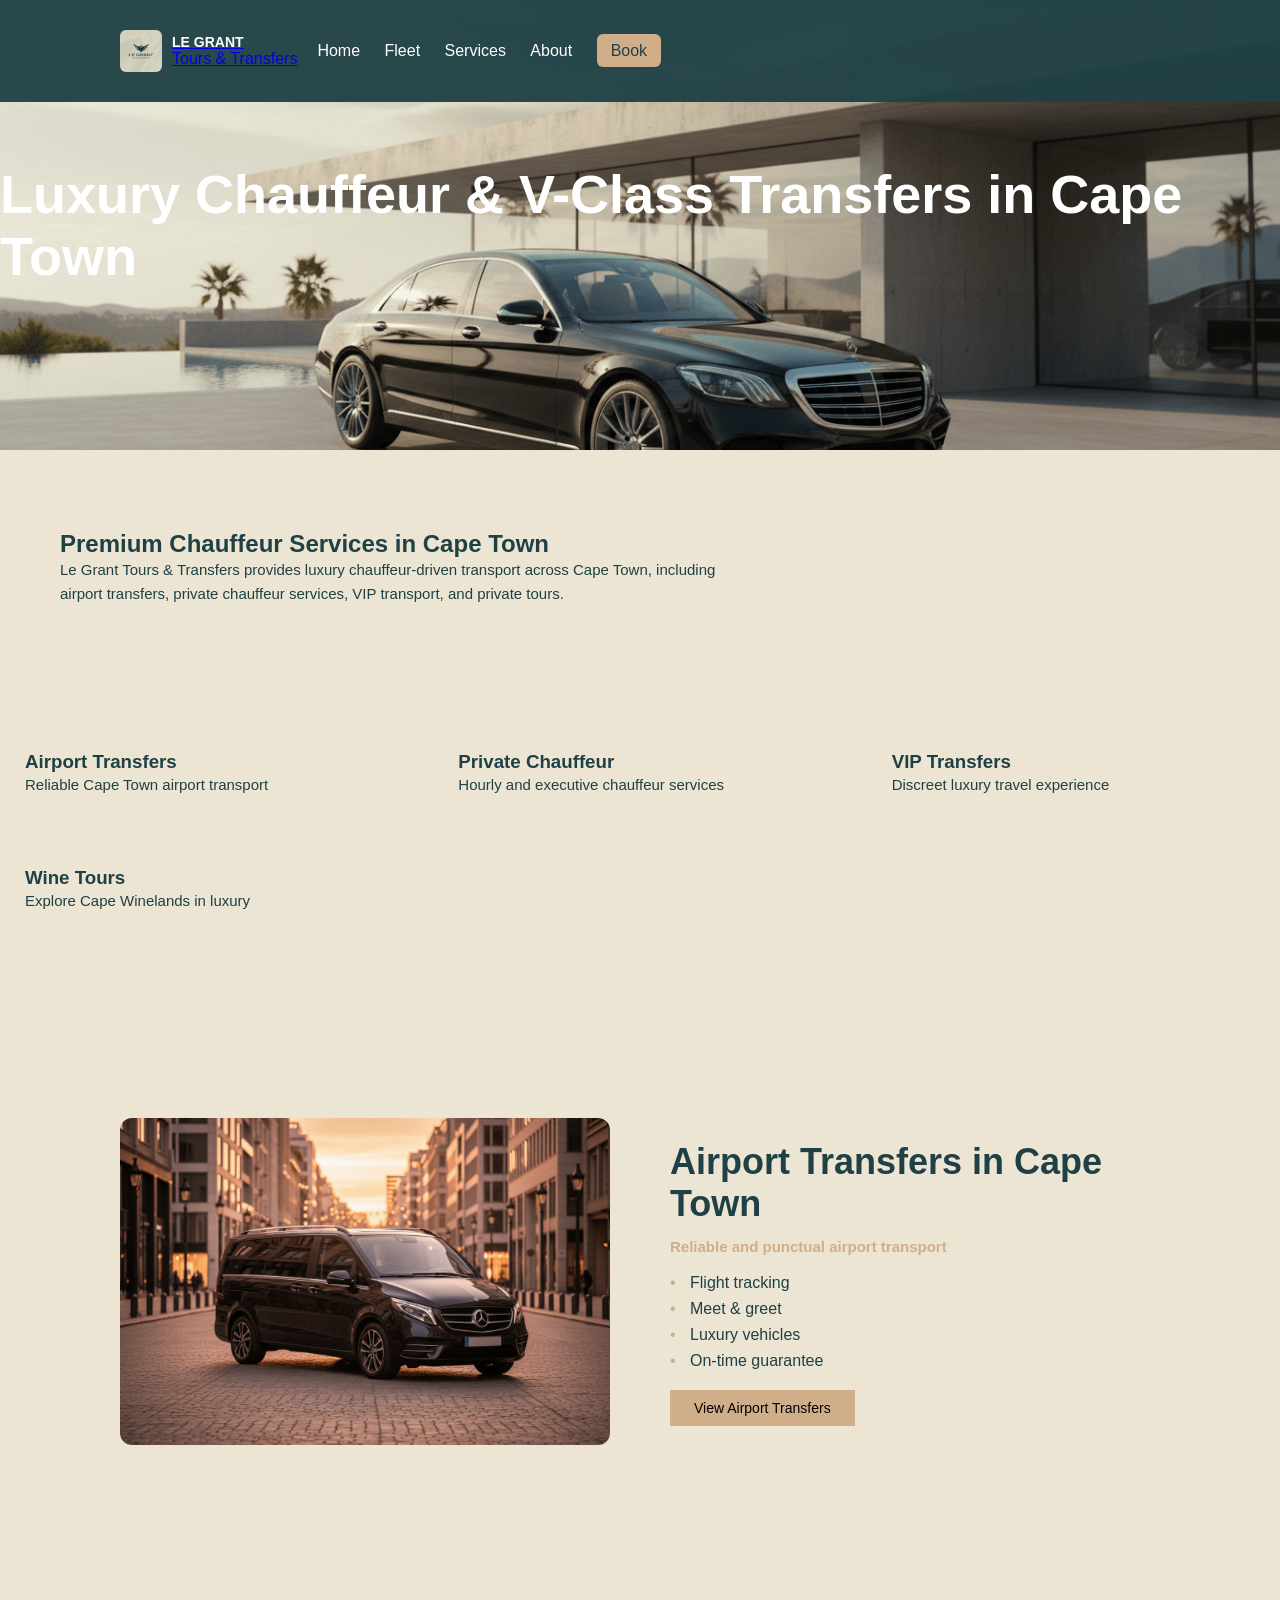
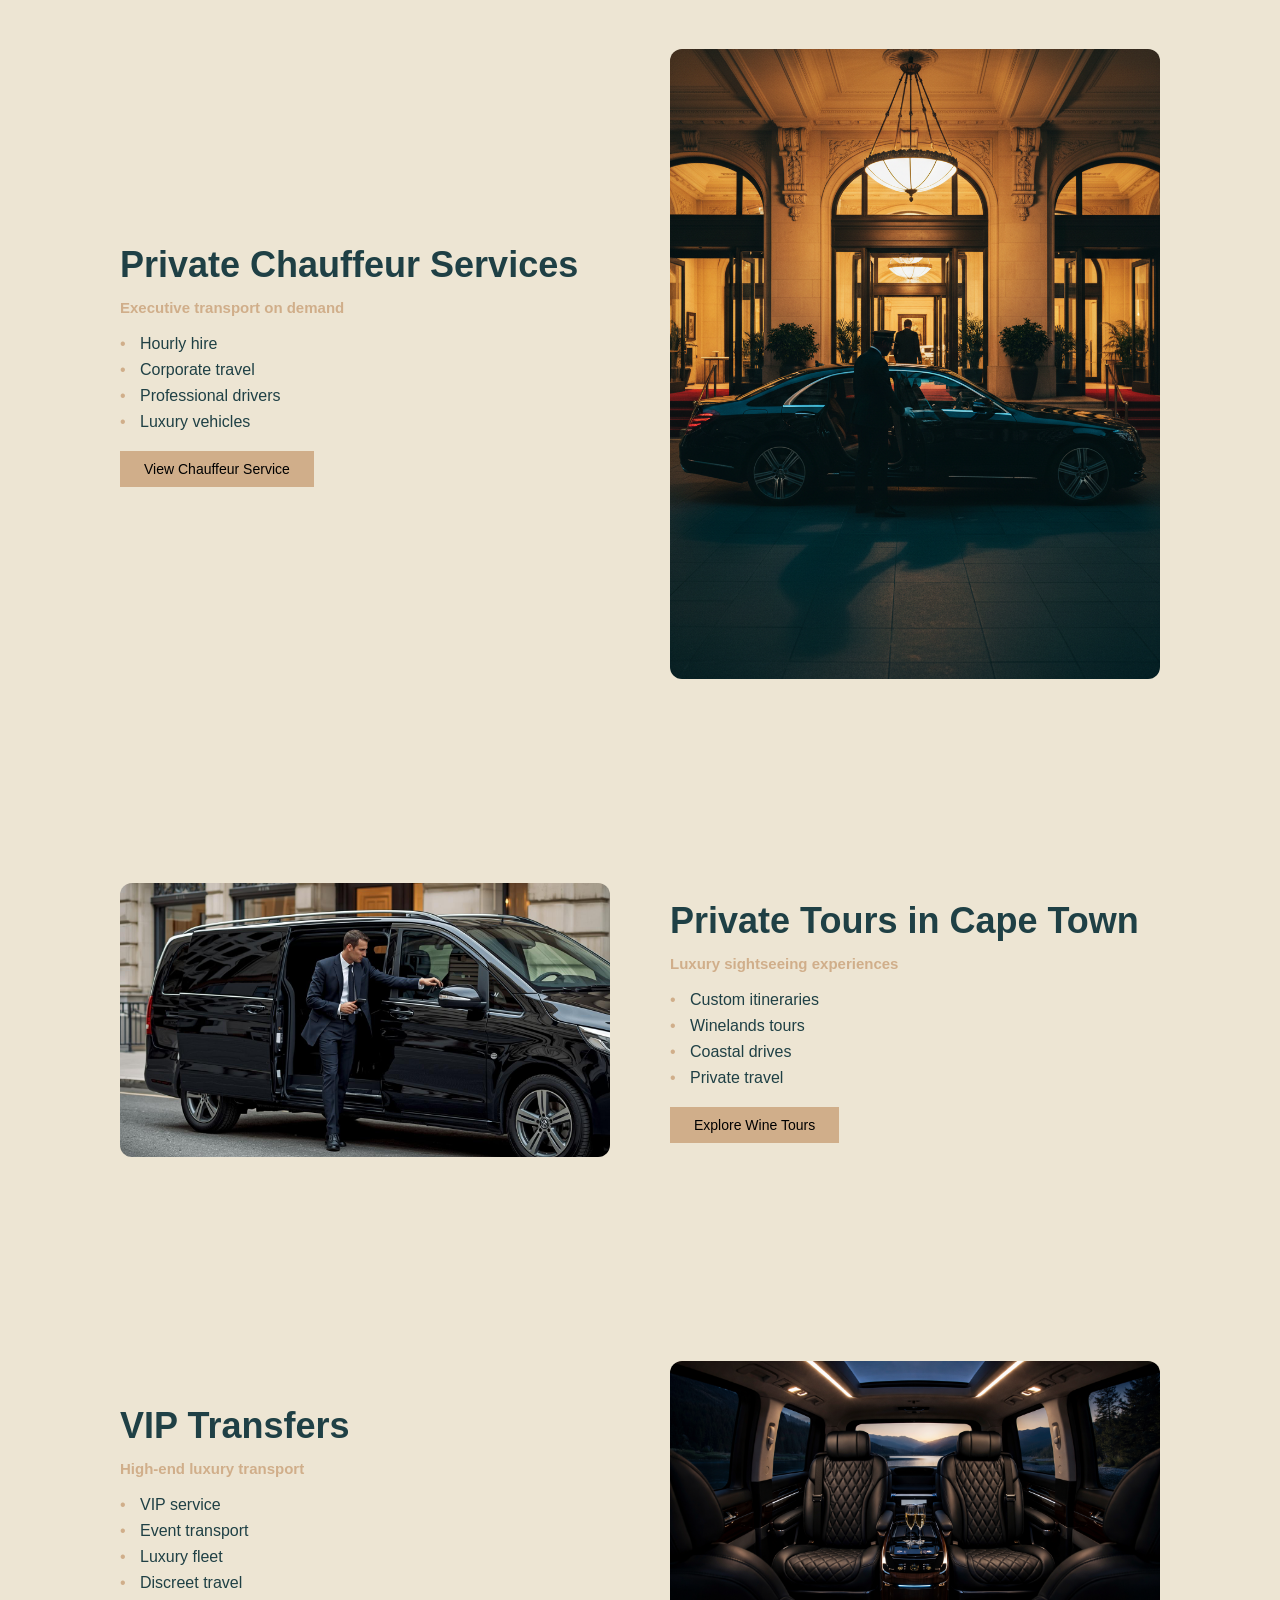
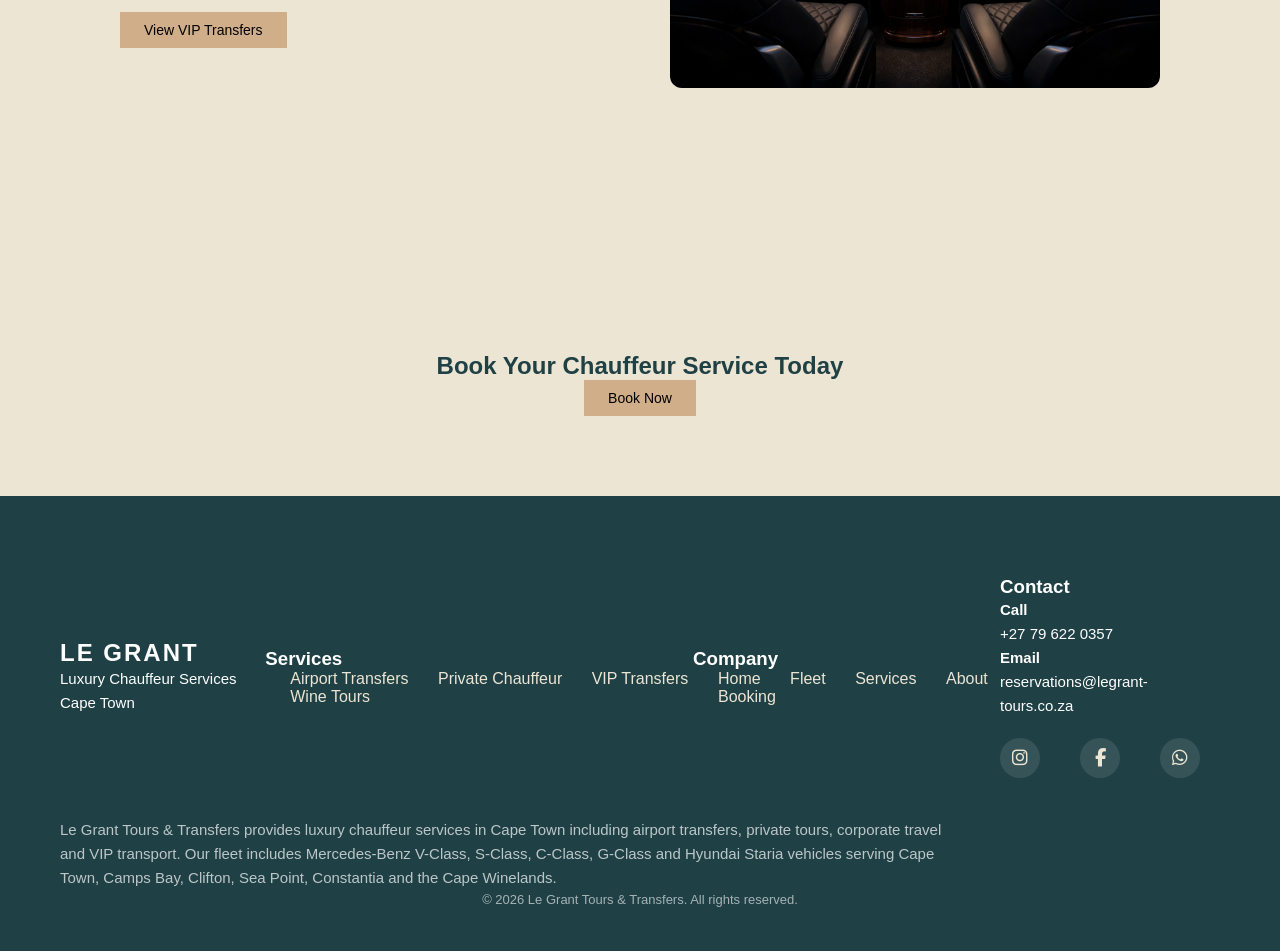
<file: services.html>
<!DOCTYPE html>
<html lang="en">

<head>
<meta charset="UTF-8">
<meta name="viewport" content="width=device-width, initial-scale=1.0">

<title>Luxury V-Class Transfers Cape Town | Airport Transfers, Chauffeur & VIP Transport</title>

<meta name="description" content="Luxury V-Class transfers in Cape Town. Airport transfers, private chauffeur services, VIP transport and private tours with Mercedes-Benz vehicles.">

<meta name="keywords" content="chauffeur Cape Town, airport transfers Cape Town, VIP transport Cape Town, V Class hire Cape Town, private tours Cape Town">

<link rel="canonical" href="https://www.legrant-tours.co.za/services.html">
<link rel="icon" href="logo.jpg">

<link rel="stylesheet" href="styles.css">
<link rel="stylesheet" href="https://cdnjs.cloudflare.com/ajax/libs/font-awesome/6.5.0/css/all.min.css">

<!-- ✅ FIXED STRUCTURED DATA -->
<script type="application/ld+json">
{
  "@context": "https://schema.org",
  "@type": "LocalBusiness",
  "name": "Le Grant Tours & Transfers",
  "telephone": "+27796220357",
  "address": {
    "@type": "PostalAddress",
    "addressLocality": "Cape Town",
    "addressCountry": "ZA"
  },
  "areaServed": "Cape Town",
  "url": "https://www.legrant-tours.co.za"
}
</script>

<!-- GOOGLE TAG -->
<script async src="https://www.googletagmanager.com/gtag/js?id=AW-18089194923"></script>
<script>
window.dataLayer = window.dataLayer || [];
function gtag(){dataLayer.push(arguments);}
gtag('js', new Date());
gtag('config', 'AW-18089194923');
</script>

</head>

<body>

<!-- ✅ CONSISTENT NAV (MATCH ALL PAGES) -->
<header class="nav">
  <div class="nav-container">

    <a href="index.html" class="brand">
      <img src="logo.jpg" class="logo-img">
      <div>
        <span class="brand-name">LE GRANT</span>
        <span class="brand-sub">Tours & Transfers</span>
      </div>
    </a>

    <nav class="nav-links">
      <a href="index.html">Home</a>
      <a href="fleet.html">Fleet</a>
      <a href="services.html">Services</a>
      <a href="about.html">About</a>
      <a href="booking.html" class="nav-btn">Book</a>
    </nav>

  </div>
</header>

<!-- HERO -->
<section class="services-hero">
  <h1>Luxury Chauffeur & V-Class Transfers in Cape Town</h1>
</section>

<!-- INTRO -->
<section class="services-intro">
  <h2>Premium Chauffeur Services in Cape Town</h2>
  <p>
    Le Grant Tours & Transfers provides luxury chauffeur-driven transport across Cape Town,
    including airport transfers, private chauffeur services, VIP transport, and private tours.
  </p>
</section>

<!-- ✅ INTERNAL LINK HUB (VERY IMPORTANT FOR SEO) -->
<section class="service-links-grid">

  <a href="airport-transfers.html" class="service-link-card">
    <h3>Airport Transfers</h3>
    <p>Reliable Cape Town airport transport</p>
  </a>

  <a href="chauffeur-service.html" class="service-link-card">
    <h3>Private Chauffeur</h3>
    <p>Hourly and executive chauffeur services</p>
  </a>

  <a href="vip-transfers.html" class="service-link-card">
    <h3>VIP Transfers</h3>
    <p>Discreet luxury travel experience</p>
  </a>

  <a href="wine-tours.html" class="service-link-card">
    <h3>Wine Tours</h3>
    <p>Explore Cape Winelands in luxury</p>
  </a>

</section>

<!-- SERVICES -->
<section class="services-detailed">

  <!-- AIRPORT -->
  <div class="service-row">
    <div class="service-img">
      <img src="car2.png">
    </div>

    <div class="service-text">
      <h2>Airport Transfers in Cape Town</h2>
      <p class="service-highlight">Reliable and punctual airport transport</p>

      <ul>
        <li>Flight tracking</li>
        <li>Meet & greet</li>
        <li>Luxury vehicles</li>
        <li>On-time guarantee</li>
      </ul>

      <a href="airport-transfers.html">
        <button>View Airport Transfers</button>
      </a>
    </div>
  </div>

  <!-- CHAUFFEUR -->
  <div class="service-row reverse">
    <div class="service-img">
      <img src="driver.jpg">
    </div>

    <div class="service-text">
      <h2>Private Chauffeur Services</h2>
      <p class="service-highlight">Executive transport on demand</p>

      <ul>
        <li>Hourly hire</li>
        <li>Corporate travel</li>
        <li>Professional drivers</li>
        <li>Luxury vehicles</li>
      </ul>

      <a href="chauffeur-service.html">
        <button>View Chauffeur Service</button>
      </a>
    </div>
  </div>

  <!-- TOURS -->
  <div class="service-row">
    <div class="service-img">
      <img src="Chauffeur.jpg">
    </div>

    <div class="service-text">
      <h2>Private Tours in Cape Town</h2>
      <p class="service-highlight">Luxury sightseeing experiences</p>

      <ul>
        <li>Custom itineraries</li>
        <li>Winelands tours</li>
        <li>Coastal drives</li>
        <li>Private travel</li>
      </ul>

      <a href="wine-tours.html">
        <button>Explore Wine Tours</button>
      </a>
    </div>
  </div>

  <!-- VIP -->
  <div class="service-row reverse">
    <div class="service-img">
      <img src="V-Class interior.png">
    </div>

    <div class="service-text">
      <h2>VIP Transfers</h2>
      <p class="service-highlight">High-end luxury transport</p>

      <ul>
        <li>VIP service</li>
        <li>Event transport</li>
        <li>Luxury fleet</li>
        <li>Discreet travel</li>
      </ul>

      <a href="vip-transfers.html">
        <button>View VIP Transfers</button>
      </a>
    </div>
  </div>

</section>

<!-- CTA -->
<section class="services-cta">
  <h2>Book Your Chauffeur Service Today</h2>
  <a href="booking.html">
    <button>Book Now</button>
  </a>
</section>

<!-- FOOTER -->
<footer class="footer">

  <div class="footer-top">

    <!-- BRAND -->
    <div>
      <h2>LE GRANT</h2>
      <p>Luxury Chauffeur Services Cape Town</p>
    </div>

    <!-- SERVICES -->
    <div class="footer-links">
      <h3>Services</h3>
      <a href="airport-transfers.html">Airport Transfers</a>
      <a href="chauffeur-service.html">Private Chauffeur</a>
      <a href="vip-transfers.html">VIP Transfers</a>
      <a href="wine-tours.html">Wine Tours</a>
    </div>

    <!-- COMPANY -->
    <div class="footer-links">
      <h3>Company</h3>
      <a href="index.html">Home</a>
      <a href="fleet.html">Fleet</a>
      <a href="services.html">Services</a>
      <a href="about.html">About</a>
      <a href="booking.html">Booking</a>
    </div>

    <!-- CONTACT -->
    <div>
      <h3>Contact</h3>
      <p><strong>Call</strong><br>+27 79 622 0357</p>
      <p><strong>Email</strong><br>reservations@legrant-tours.co.za</p>

      <div class="footer-socials">
        <a href="https://instagram.com/legrant_tours" target="_blank">
          <i class="fab fa-instagram"></i>
        </a>

        <a href="https://facebook.com/profile.php?id=61576402285973" target="_blank">
          <i class="fab fa-facebook-f"></i>
        </a>

        <a href="https://wa.me/27796220357" target="_blank">
          <i class="fab fa-whatsapp"></i>
        </a>
      </div>
    </div>

  </div>

  <!-- SEO BOOST TEXT -->
  <div style="margin-top:40px; max-width:900px; font-size:14px; opacity:0.7;">
    <p>
      Le Grant Tours & Transfers provides luxury chauffeur services in Cape Town including airport transfers, private tours, corporate travel and VIP transport. Our fleet includes Mercedes-Benz V-Class, S-Class, C-Class, G-Class and Hyundai Staria vehicles serving Cape Town, Camps Bay, Clifton, Sea Point, Constantia and the Cape Winelands.
    </p>
  </div>

  <p class="copyright">
    © 2026 Le Grant Tours & Transfers. All rights reserved.
  </p>

</footer>

</body>
</html>
</file>
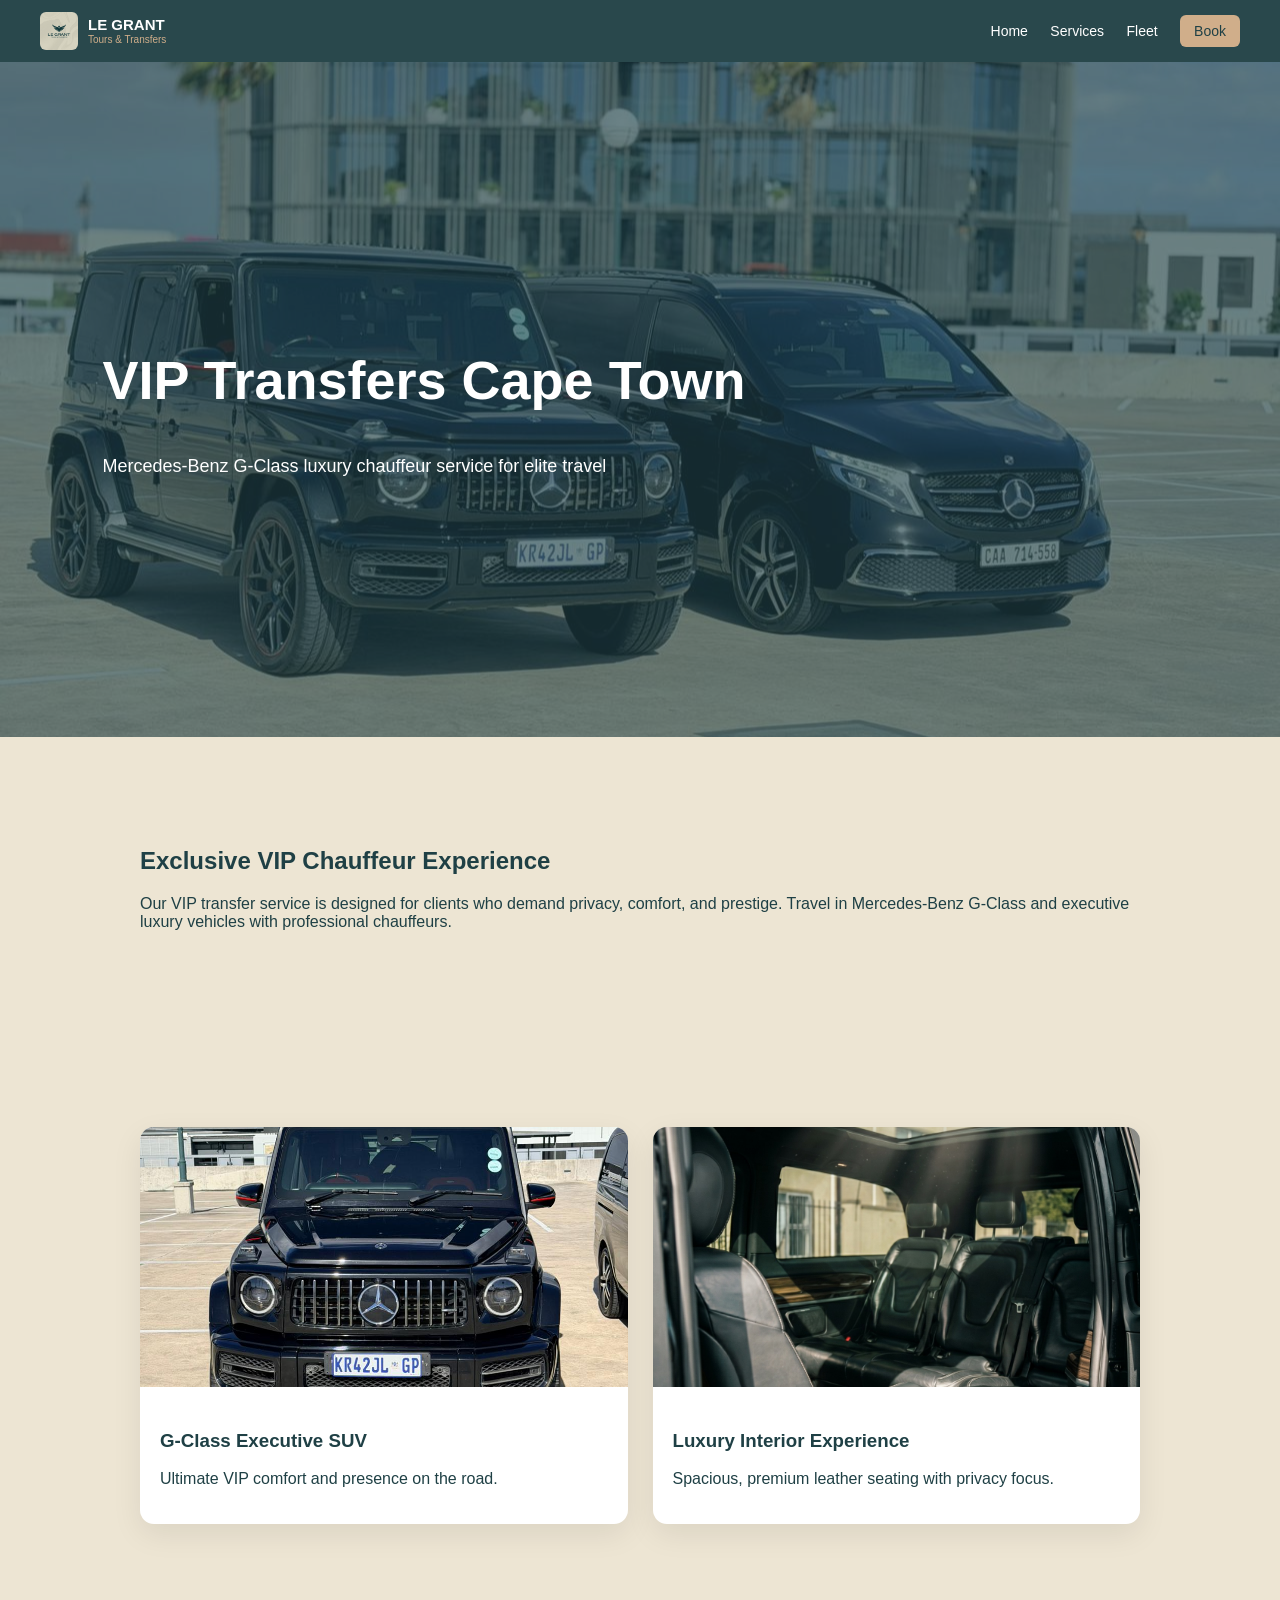
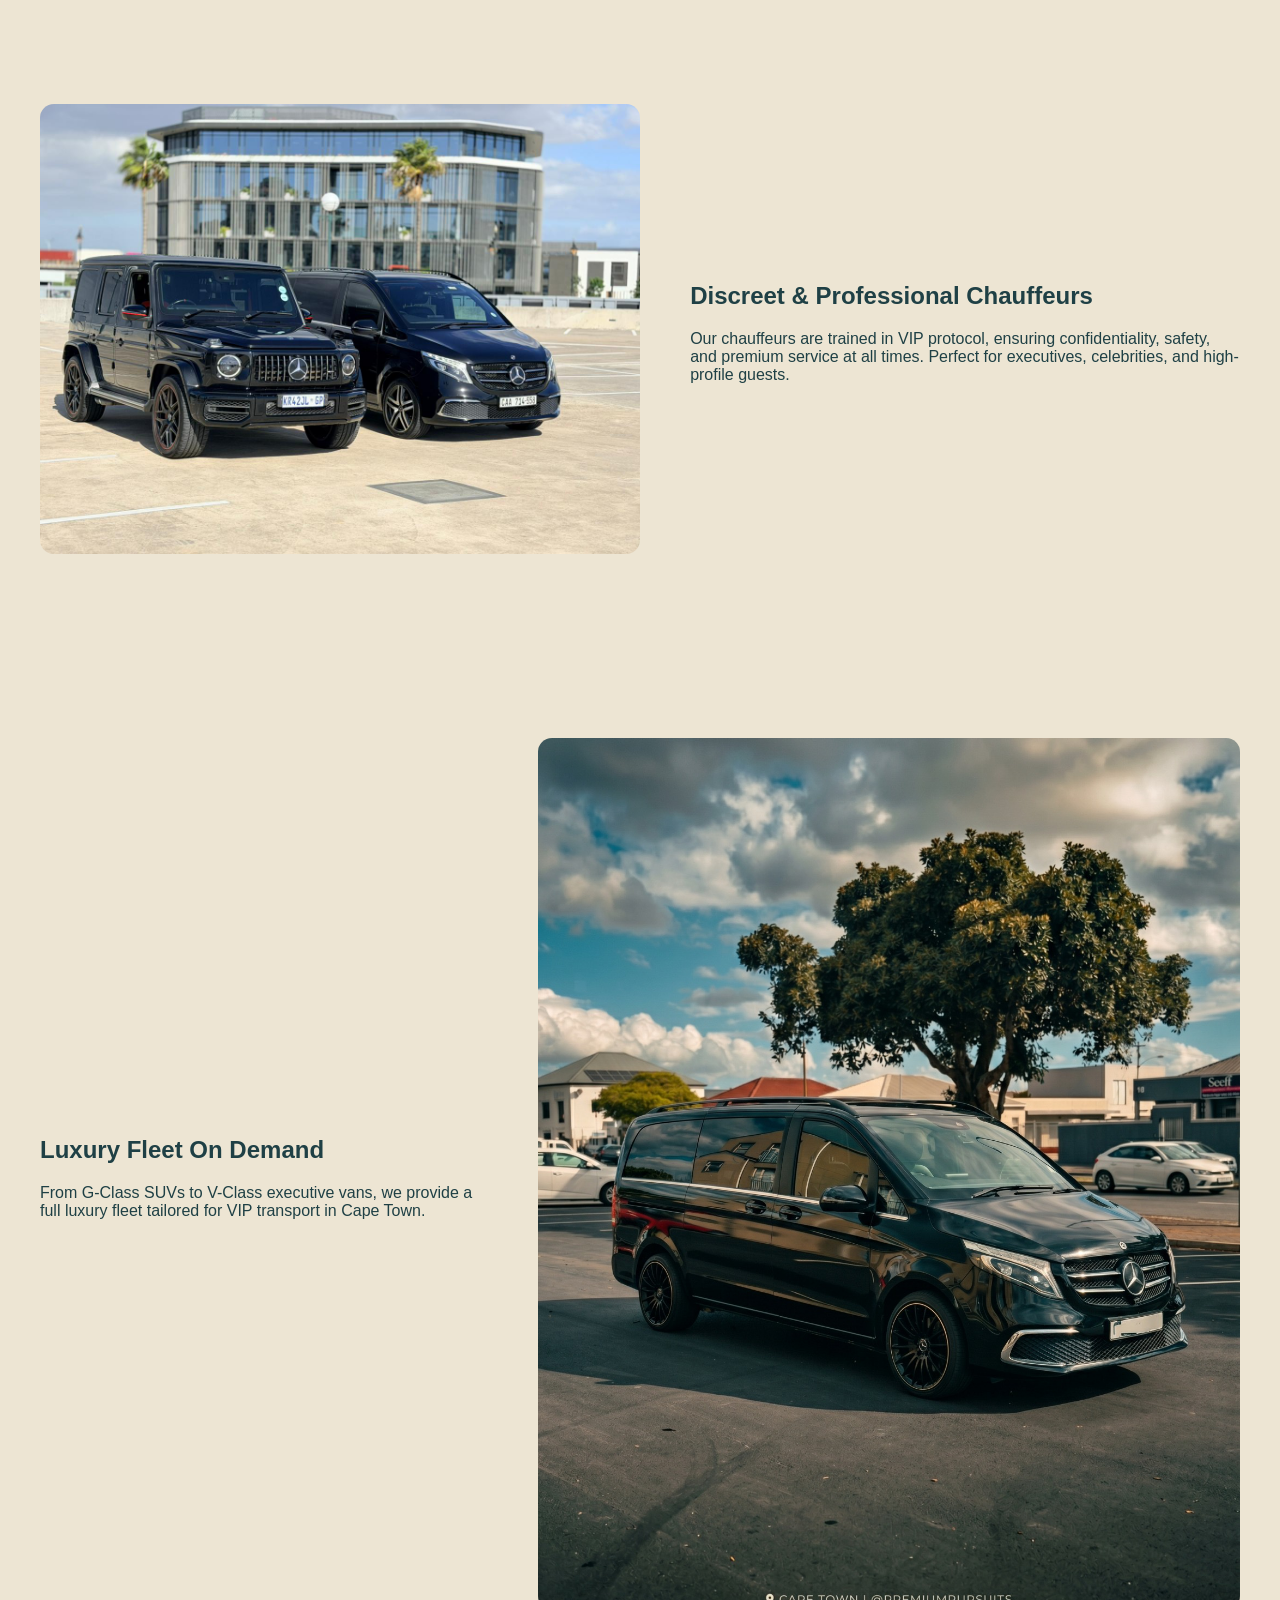
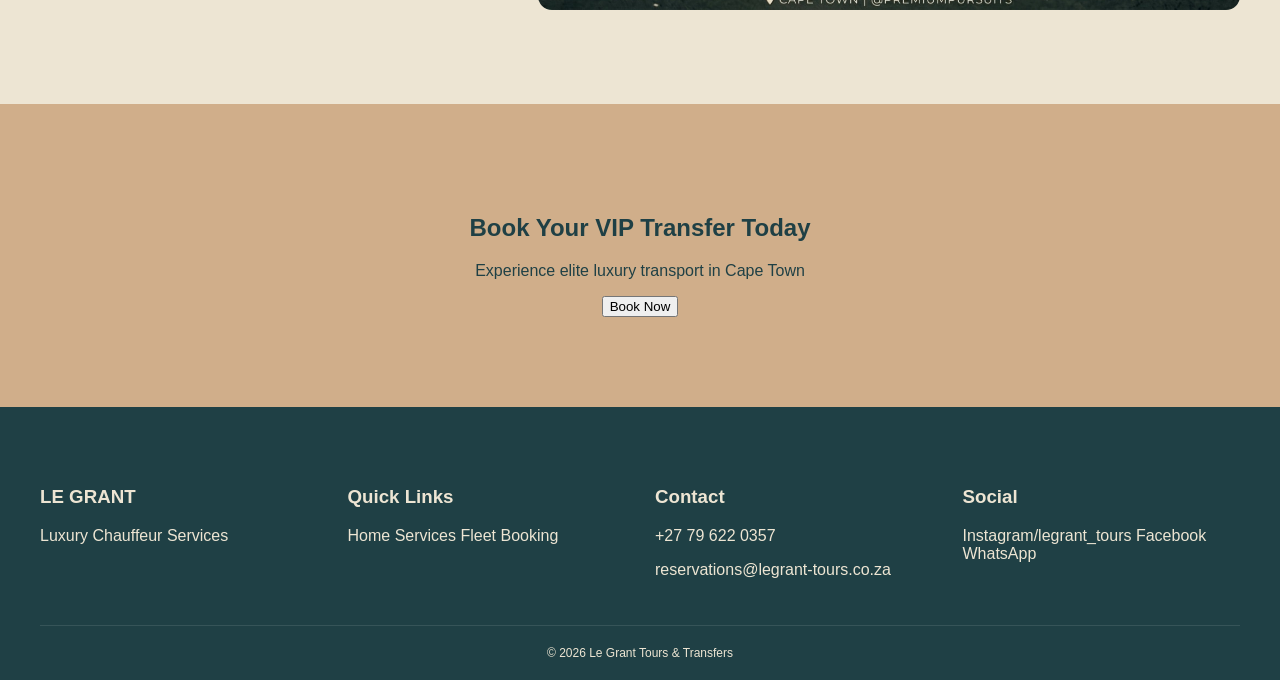
<file: vip-transfers.html>
<!DOCTYPE html>
<html lang="en">
<head>
<meta charset="UTF-8">
<meta name="viewport" content="width=device-width, initial-scale=1.0">

<title>VIP Transfers Cape Town | Mercedes G-Class Chauffeur | Le Grant Tours</title>

<meta name="description" content="Premium VIP transfers in Cape Town with Mercedes-Benz G-Class luxury SUVs and executive chauffeurs. Discreet, private, and available 24/7 VIP transport services.">

<link rel="canonical" href="https://www.legrant-tours.co.za/vip-transfers.html">

<link rel="icon" type="image/jpeg" href="logo.jpg">

<link rel="stylesheet" href="https://cdnjs.cloudflare.com/ajax/libs/font-awesome/6.5.0/css/all.min.css">

<style>

/* =====================
   BASE
===================== */
body {
  margin: 0;
  font-family: 'Helvetica Neue', sans-serif;
  background: #EDE5D3;
  color: #1F4045;
}

a { text-decoration: none; color: inherit; }

/* =====================
   HEADER
===================== */
.nav {
  background: rgba(31, 64, 69, 0.95);
  padding: 12px 40px;
  position: sticky;
  top: 0;
  z-index: 1000;
}

.nav-container {
  display: flex;
  justify-content: space-between;
  align-items: center;
}

/* BRAND */
.brand {
  display: flex;
  align-items: center;
  gap: 10px;
}

.logo-img {
  width: 38px;
  height: 38px;
  object-fit: cover;
  border-radius: 6px;
}

.brand-text {
  display: flex;
  flex-direction: column;
  line-height: 1.1;
}

.brand-name {
  color: #fff;
  font-weight: 700;
  font-size: 15px;
}

.brand-sub {
  color: #D0AE8A;
  font-size: 10px;
}

/* NAV */
.nav-links a {
  color: white;
  margin-left: 18px;
  font-size: 14px;
}

.nav-btn {
  background: #D0AE8A;
  padding: 8px 14px;
  border-radius: 6px;
  color: #1F4045 !important;
}

/* =====================
   HERO
===================== */
.hero {
  height: 75vh;
  background: url('Gclass.jpg') center/cover no-repeat;
  display: flex;
  align-items: center;
  position: relative;
}

.hero-overlay {
  position: absolute;
  inset: 0;
  background: rgba(31, 64, 69, 0.65);
}

.hero-content {
  position: relative;
  margin-left: 8%;
  max-width: 650px;
  color: white;
}

.hero-content h1 {
  font-size: 54px;
}

.hero-content p {
  font-size: 18px;
}

/* =====================
   SECTIONS
===================== */
.section {
  padding: 90px 40px;
}

.container {
  max-width: 1000px;
  margin: auto;
}

/* =====================
   LUXURY GRID
===================== */
.luxury-grid {
  display: grid;
  grid-template-columns: repeat(2, 1fr);
  gap: 25px;
}

.card {
  background: white;
  border-radius: 14px;
  overflow: hidden;
  box-shadow: 0 10px 30px rgba(0,0,0,0.08);
}

.card img {
  width: 100%;
  height: 260px;
  object-fit: cover;
}

.card-content {
  padding: 20px;
}

/* =====================
   SPLIT SECTION
===================== */
.split {
  display: flex;
  gap: 50px;
  align-items: center;
}

.split img {
  width: 100%;
  border-radius: 14px;
}

/* =====================
   CTA
===================== */
.cta {
  background: #D0AE8A;
  text-align: center;
  color: #1F4045;
}

/* =====================
   FOOTER
===================== */
.footer {
  background: #1F4045;
  color: #EDE5D3;
  padding: 60px 40px 20px;
}

.footer-container {
  display: grid;
  grid-template-columns: repeat(4, 1fr);
  gap: 30px;
}

.footer-bottom {
  text-align: center;
  margin-top: 30px;
  padding-top: 20px;
  border-top: 1px solid rgba(255,255,255,0.1);
  font-size: 12px;
}

/* =====================
   MOBILE
===================== */
@media (max-width: 768px) {

  .luxury-grid {
    grid-template-columns: 1fr;
  }

  .split {
    flex-direction: column;
  }

  .footer-container {
    grid-template-columns: 1fr;
    text-align: center;
  }

  .hero-content h1 {
    font-size: 32px;
  }
}

</style>
</head>

<body>

<!-- HEADER -->
<header class="nav">
  <div class="nav-container">

    <a href="index.html" class="brand">
      <img src="logo.jpg" class="logo-img" alt="logo">
      <div class="brand-text">
        <span class="brand-name">LE GRANT</span>
        <span class="brand-sub">Tours & Transfers</span>
      </div>
    </a>

    <nav class="nav-links">
      <a href="index.html">Home</a>
      <a href="services.html">Services</a>
      <a href="fleet.html">Fleet</a>
      <a href="booking.html" class="nav-btn">Book</a>
    </nav>

  </div>
</header>

<!-- HERO -->
<section class="hero">
  <div class="hero-overlay"></div>

  <div class="hero-content">
    <h1>VIP Transfers Cape Town</h1>
    <p>Mercedes-Benz G-Class luxury chauffeur service for elite travel</p>
  </div>
</section>

<!-- INTRO -->
<section class="section">
  <div class="container">
    <h2>Exclusive VIP Chauffeur Experience</h2>
    <p>
      Our VIP transfer service is designed for clients who demand privacy, comfort, and prestige.
      Travel in Mercedes-Benz G-Class and executive luxury vehicles with professional chauffeurs.
    </p>
  </div>
</section>

<!-- LUXURY GRID (YOUR IMAGES PLACED STRATEGICALLY) -->
<section class="section">
  <div class="container luxury-grid">

    <div class="card">
      <img src="GClass2.jpg" alt="Mercedes G-Class VIP Transfer Cape Town">
      <div class="card-content">
        <h3>G-Class Executive SUV</h3>
        <p>Ultimate VIP comfort and presence on the road.</p>
      </div>
    </div>

    <div class="card">
      <img src="vclassinside.JPG" alt="Luxury interior chauffeur Cape Town">
      <div class="card-content">
        <h3>Luxury Interior Experience</h3>
        <p>Spacious, premium leather seating with privacy focus.</p>
      </div>
    </div>

  </div>
</section>

<!-- SPLIT SECTION -->
<section class="section split">

  <div>
    <img src="Gclass.jpg" alt="Mercedes G-Class Cape Town VIP transfer">
  </div>

  <div>
    <h2>Discreet & Professional Chauffeurs</h2>
    <p>
      Our chauffeurs are trained in VIP protocol, ensuring confidentiality, safety, and premium service at all times.
      Perfect for executives, celebrities, and high-profile guests.
    </p>
  </div>

</section>

<!-- SECOND IMAGE SECTION -->
<section class="section split">

  <div>
    <h2>Luxury Fleet On Demand</h2>
    <p>
      From G-Class SUVs to V-Class executive vans, we provide a full luxury fleet tailored for VIP transport in Cape Town.
    </p>
  </div>

  <div>
    <img src="VCLASS.JPG" alt="VIP Mercedes V-Class Cape Town">
  </div>

</section>

<!-- CTA -->
<section class="section cta">
  <h2>Book Your VIP Transfer Today</h2>
  <p>Experience elite luxury transport in Cape Town</p>
  <a href="booking.html"><button>Book Now</button></a>
</section>

<!-- FOOTER -->
<footer class="footer">

  <div class="footer-container">

    <div>
      <h3>LE GRANT</h3>
      <p>Luxury Chauffeur Services</p>
    </div>

    <div>
      <h3>Quick Links</h3>
      <a href="index.html">Home</a>
      <a href="services.html">Services</a>
      <a href="fleet.html">Fleet</a>
      <a href="booking.html">Booking</a>
    </div>

    <div>
      <h3>Contact</h3>
      <p>+27 79 622 0357</p>
      <p>reservations@legrant-tours.co.za</p>
    </div>

    <div>
      <h3>Social</h3>
      <a href="#">Instagram/legrant_tours</a>
      <a href="#">Facebook</a>
      <a href="#">WhatsApp</a>
    </div>

  </div>

  <div class="footer-bottom">
    © 2026 Le Grant Tours & Transfers
  </div>

</footer>

</body>
</html>
</file>
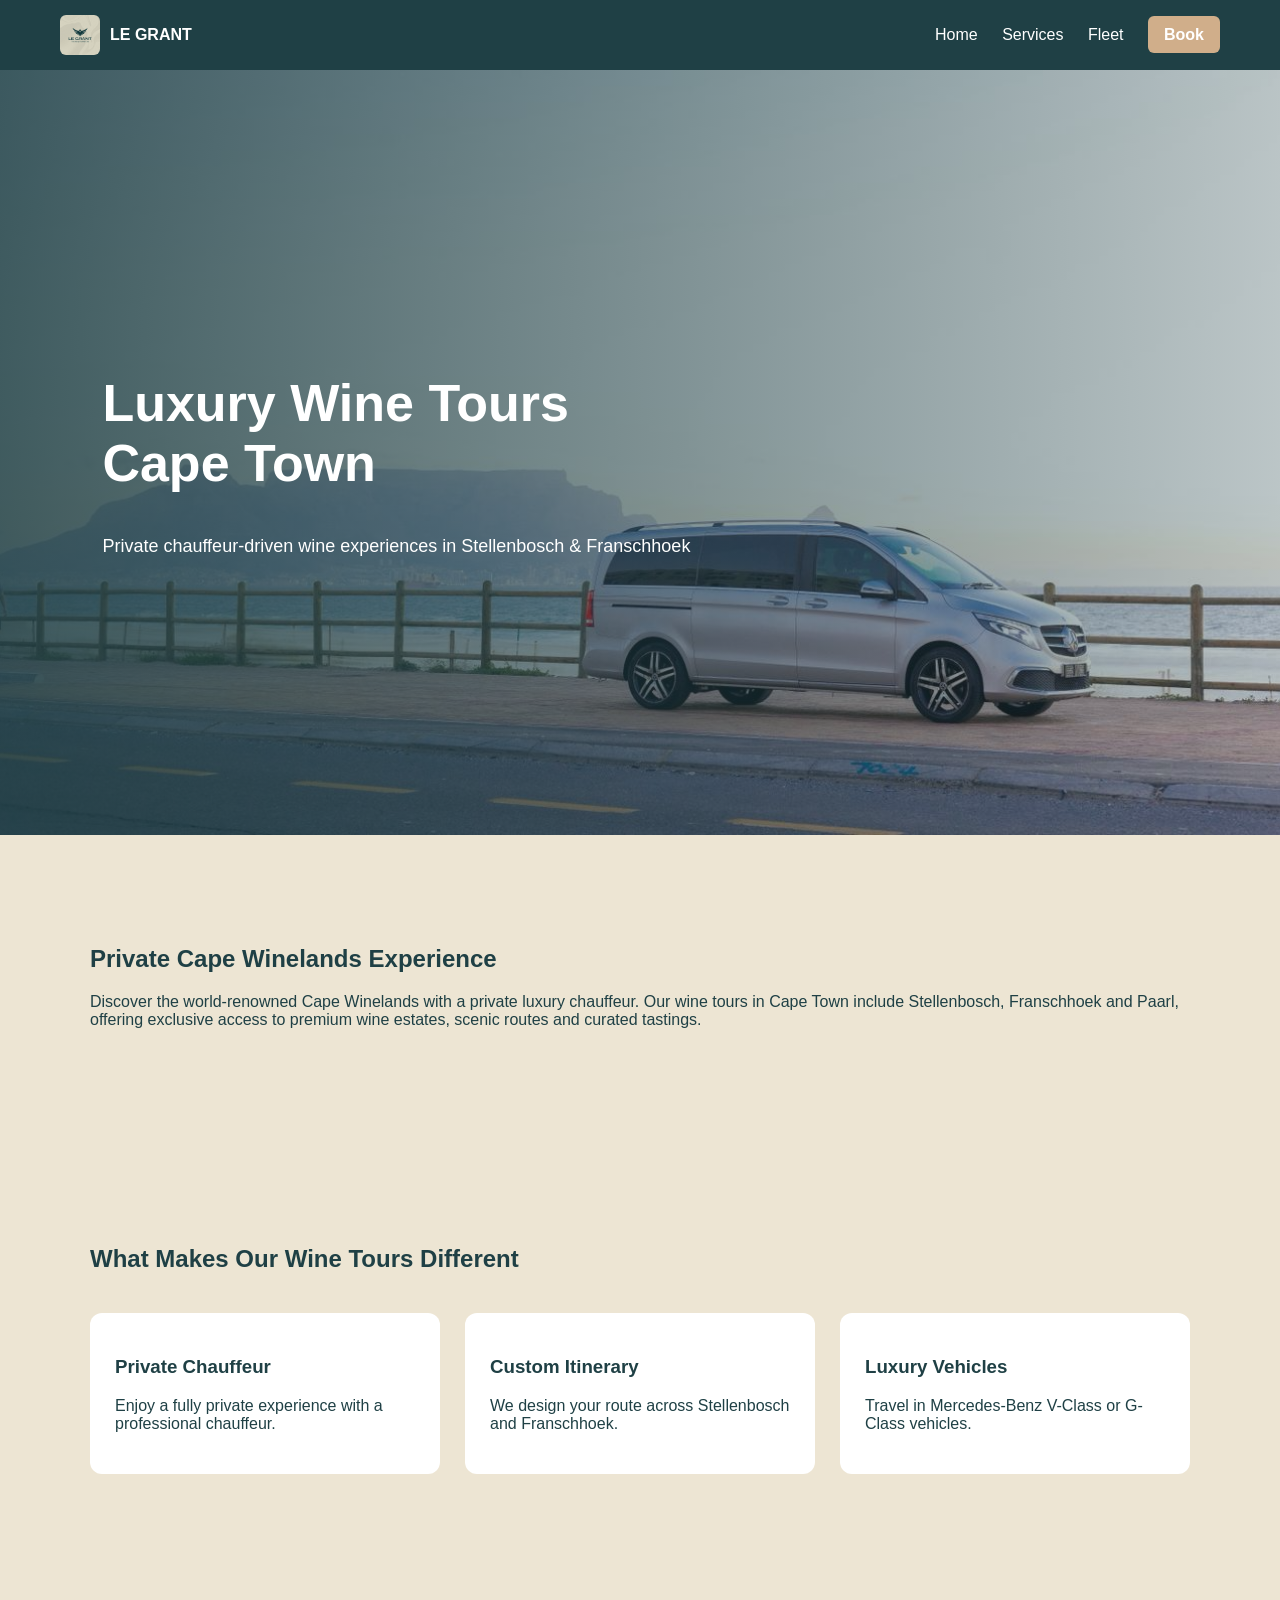
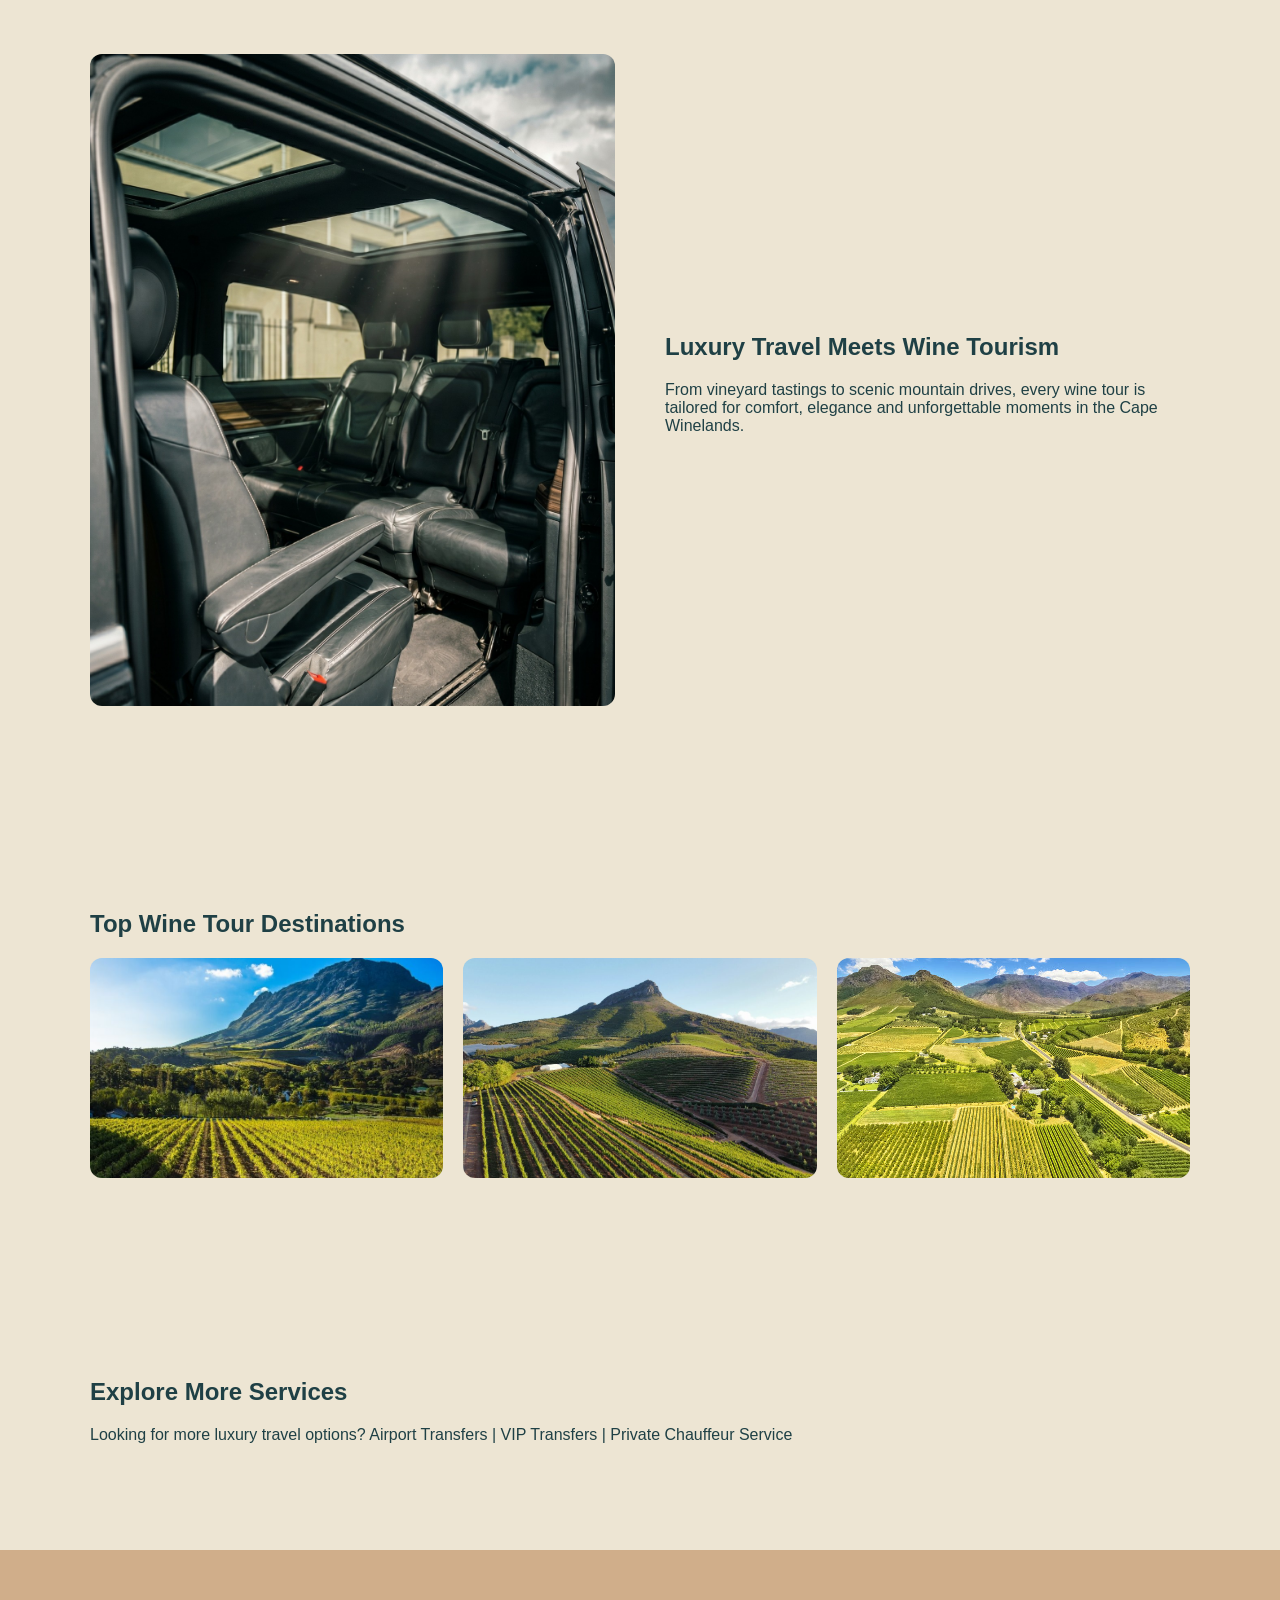
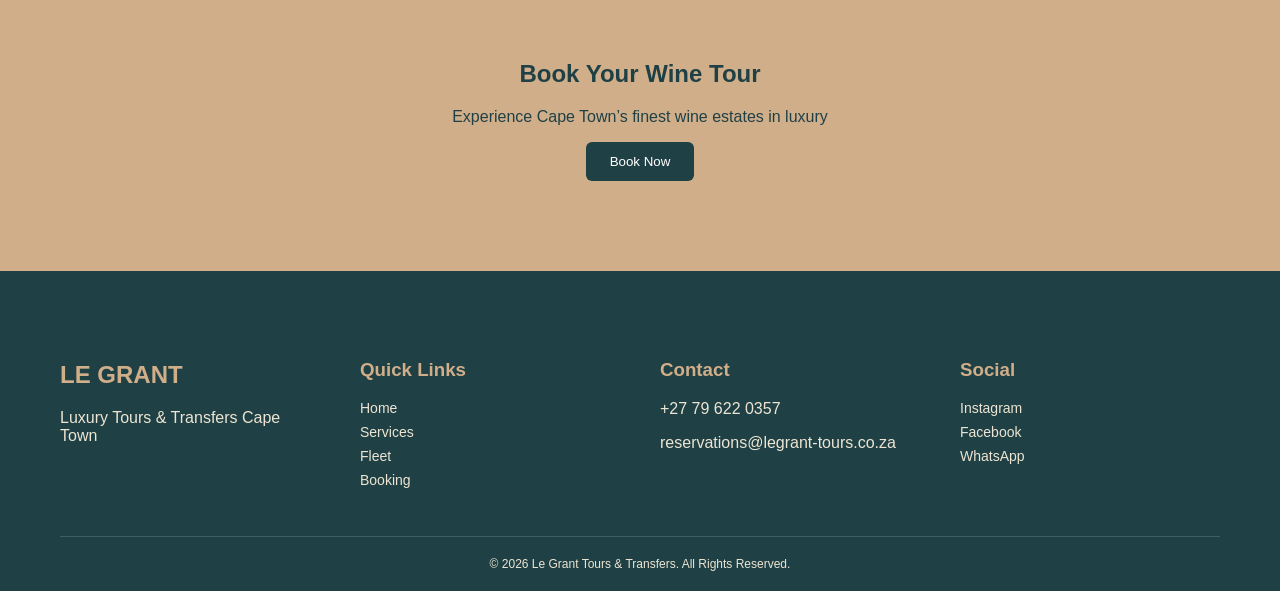
<file: wine-tours.html>
<!DOCTYPE html>
<html lang="en">
<head>
<meta charset="UTF-8">
<meta name="viewport" content="width=device-width, initial-scale=1.0">

<title>Luxury Wine Tours Cape Town | Stellenbosch & Franschhoek Chauffeur Tours</title>

<meta name="description" content="Private luxury wine tours in Cape Town, Stellenbosch and Franschhoek. Chauffeur-driven Mercedes-Benz wine experiences with tastings, estates and scenic routes.">

<link rel="canonical" href="https://www.legrant-tours.co.za/wine-tours.html">
<link rel="icon" href="logo.jpg">

<style>

/* BASE */
body{
  margin:0;
  font-family:Arial, sans-serif;
  background:#EDE5D3;
  color:#1F4045;
}

a{text-decoration:none; color:inherit}

/* NAV */
.nav{
  background:#1F4045;
  padding:15px 60px;
  display:flex;
  justify-content:space-between;
  align-items:center;
}

.brand{
  display:flex;
  align-items:center;
  gap:10px;
}

.brand img{
  width:40px;
  height:40px;
  border-radius:6px;
}

.brand span{color:white;font-weight:bold}

.nav a{
  color:white;
  margin-left:20px;
}

.btn{
  background:#D0AE8A;
  padding:10px 16px;
  border-radius:6px;
  color:#1F4045;
  font-weight:bold;
}

/* HERO (WINE FEEL) */
.hero{
  height:85vh;
  background:url('Vclassgrey2.jpg') center/cover no-repeat;
  display:flex;
  align-items:center;
  position:relative;
}

.hero::before{
  content:"";
  position:absolute;
  inset:0;
  background:linear-gradient(to right, rgba(31,64,69,0.85), rgba(31,64,69,0.3));
}

.hero-content{
  position:relative;
  margin-left:8%;
  max-width:600px;
  color:white;
}

.hero-content h1{
  font-size:52px;
}

.hero-content p{
  font-size:18px;
  margin-top:10px;
}

/* SECTION */
.section{
  padding:90px 60px;
}

.container{
  max-width:1100px;
  margin:auto;
}

/* EXPERIENCE GRID */
.grid{
  display:grid;
  grid-template-columns:repeat(3,1fr);
  gap:25px;
  margin-top:40px;
}

.card{
  background:white;
  padding:25px;
  border-radius:12px;
}

/* IMAGE SPLIT */
.split{
  display:flex;
  gap:50px;
  align-items:center;
}

.split img{
  width:100%;
  border-radius:12px;
}

.split div{
  width:50%;
}

/* DESTINATIONS */
.destinations{
  display:grid;
  grid-template-columns:repeat(3,1fr);
  gap:20px;
}

.destinations img{
  width:100%;
  height:220px;
  object-fit:cover;
  border-radius:12px;
}

/* CTA */
.cta{
  background:#D0AE8A;
  text-align:center;
  padding:90px 60px;
}

.cta button{
  background:#1F4045;
  color:white;
  padding:12px 24px;
  border:none;
  border-radius:6px;
}

/* FOOTER */
.footer{
  background:#1F4045;
  color:#EDE5D3;
  padding:70px 60px 20px;
}

.footer-grid{
  display:grid;
  grid-template-columns:repeat(4,1fr);
  gap:40px;
}

.footer h3, .footer h2{
  color:#D0AE8A;
}

.footer a{
  display:block;
  margin-bottom:8px;
  font-size:14px;
}

.footer-bottom{
  text-align:center;
  margin-top:40px;
  border-top:1px solid rgba(255,255,255,0.15);
  padding-top:20px;
  font-size:12px;
}

/* MOBILE */
@media(max-width:768px){
  .grid,.destinations{grid-template-columns:1fr}
  .split{flex-direction:column}
  .split div{width:100%}
  .footer-grid{grid-template-columns:1fr;text-align:center}
}

</style>
</head>

<body>

<!-- NAV -->
<header class="nav">
  <div class="brand">
    <img src="logo.jpg">
    <span>LE GRANT</span>
  </div>

  <div>
    <a href="index.html">Home</a>
    <a href="services.html">Services</a>
    <a href="fleet.html">Fleet</a>
    <a class="btn" href="booking.html">Book</a>
  </div>
</header>

<!-- HERO -->
<section class="hero">
  <div class="hero-content">
    <h1>Luxury Wine Tours Cape Town</h1>
    <p>Private chauffeur-driven wine experiences in Stellenbosch & Franschhoek</p>
  </div>
</section>

<!-- INTRO -->
<section class="section">
  <div class="container">

    <h2>Private Cape Winelands Experience</h2>

    <p>
      Discover the world-renowned Cape Winelands with a private luxury chauffeur.
      Our wine tours in Cape Town include Stellenbosch, Franschhoek and Paarl,
      offering exclusive access to premium wine estates, scenic routes and curated tastings.
    </p>

  </div>
</section>

<!-- EXPERIENCE -->
<section class="section">
  <div class="container">

    <h2>What Makes Our Wine Tours Different</h2>

    <div class="grid">

      <div class="card">
        <h3>Private Chauffeur</h3>
        <p>Enjoy a fully private experience with a professional chauffeur.</p>
      </div>

      <div class="card">
        <h3>Custom Itinerary</h3>
        <p>We design your route across Stellenbosch and Franschhoek.</p>
      </div>

      <div class="card">
        <h3>Luxury Vehicles</h3>
        <p>Travel in Mercedes-Benz V-Class or G-Class vehicles.</p>
      </div>

    </div>

  </div>
</section>

<!-- SPLIT SECTION -->
<section class="section">
  <div class="container split">

    <div>
      <img src="vclassinside.JPG">
    </div>

    <div>
      <h2>Luxury Travel Meets Wine Tourism</h2>
      <p>
        From vineyard tastings to scenic mountain drives, every wine tour is tailored
        for comfort, elegance and unforgettable moments in the Cape Winelands.
      </p>
    </div>

  </div>
</section>

<!-- DESTINATIONS -->
<section class="section">
  <div class="container">

    <h2>Top Wine Tour Destinations</h2>

    <div class="destinations">

      <img src="stellenboschwine.jpg" alt="Stellenbosch Wine Tours">
      <img src="FranschhoekWineTourChauffeur.jpg" alt="Franschhoek Wine Tour Chauffeur">
      <img src="Cape-WinelandsLuxuryTour.jpg" alt="Cape Winelands Luxury Tour">

    </div>

  </div>
</section>

<!-- INTERNAL LINKS (SEO BOOST) -->
<section class="section">
  <div class="container">

    <h2>Explore More Services</h2>

    <p>
      Looking for more luxury travel options? 
      <a href="airport-transfers.html">Airport Transfers</a> | 
      <a href="vip-transfers.html">VIP Transfers</a> | 
      <a href="chauffeur-service.html">Private Chauffeur Service</a>
    </p>

  </div>
</section>

<!-- CTA -->
<section class="cta">
  <h2>Book Your Wine Tour</h2>
  <p>Experience Cape Town’s finest wine estates in luxury</p>
  <a href="booking.html"><button>Book Now</button></a>
</section>

<!-- FOOTER -->
<footer class="footer">

  <div class="footer-grid">

    <div>
      <h2>LE GRANT</h2>
      <p>Luxury Tours & Transfers Cape Town</p>
    </div>

    <div>
      <h3>Quick Links</h3>
      <a href="index.html">Home</a>
      <a href="services.html">Services</a>
      <a href="fleet.html">Fleet</a>
      <a href="booking.html">Booking</a>
    </div>

    <div>
      <h3>Contact</h3>
      <p>+27 79 622 0357</p>
      <p>reservations@legrant-tours.co.za</p>
    </div>

    <div>
      <h3>Social</h3>
      <a href="#">Instagram</a>
      <a href="#">Facebook</a>
      <a href="#">WhatsApp</a>
    </div>

  </div>

  <div class="footer-bottom">
    © 2026 Le Grant Tours & Transfers. All Rights Reserved.
  </div>

</footer>

</body>
</html>
</file>
<file: styles.css>
/* ===== RESET ===== */
* {
  margin: 0;
  padding: 0;
  box-sizing: border-box;
}
/* ===== SAFETY: SHOW CONTENT IF JS FAILS ===== */
.no-js .pilots-image,
.no-js .pilots-content,
.no-js .fade-in {
  opacity: 1 !important;
  transform: none !important;
}
/* ===== BASE ===== */
body {
  font-family: 'Helvetica Neue', sans-serif;
  background: #EDE5D3;
  color: #1F4045;
}

html {
  scroll-behavior: smooth;
}

/* ===== NAV ===== */
.nav {
  position: fixed;
  width: 100%;
  padding: 20px 40px;
  display: flex;
  justify-content: space-between;
  align-items: center;
  z-index: 1000;
  background: rgba(0,0,0,0.5);
}

.logo-container {
  display: flex;
  align-items: center;
  gap: 10px;
}

.logo-container img {
  height: 50px;
}

.logo-text {
  font-size: 22px;
  color: white;
  font-weight: bold;
}

/* HAMBURGER */
.hamburger {
  font-size: 28px;
  color: white;
  cursor: pointer;
}

/* ===== MENU OVERLAY ===== */
.menu-overlay {
  position: fixed;
  inset: 0;
  background: #1F4045;
  display: flex;
  flex-direction: column;
  justify-content: center;
  align-items: center;
  transform: scaleY(0);
  transform-origin: top;
  transition: 0.5s ease;
  z-index: 9999;
}

.menu-overlay.active {
  transform: scaleY(1);
}

.menu-overlay a {
  color: white;
  font-size: 28px;
  margin: 15px 0;
  text-decoration: none;
}

/* ===== HERO ===== */
.hero {
  height: 100vh;
  background: url('car2.png') center/cover no-repeat;
  position: relative;
}

.overlay {
  position: absolute;
  inset: 0;
  background: rgba(31,64,69,0.6);
}

.hero-text {
  position: absolute;
  top: 50%;
  left: 10%;
  transform: translateY(-50%);
  color: white;
  max-width: 500px;
}

.hero h1 {
  font-size: 64px;
  line-height: 1.1;
  margin-bottom: 20px;
}

.hero-text p {
  font-size: 18px;
  margin-bottom: 25px;
  opacity: 0.9;
}

button {
  background: #D0AE8A;
  border: none;
  padding: 12px 30px;
  cursor: pointer;
  transition: 0.3s;
}

button:hover {
  opacity: 0.8;
}


/* ===== VIDEO FIX (IMPORTANT) ===== */
.video-section {
  display: flex;
  height: 100vh;
}

.video-section video {
  width: 60%;
  height: 100%;
  object-fit: cover;
}

.video-side-text {
  width: 40%;
  padding: 40px;
  background: #1F4045;
  color: white;
  display: flex;
  flex-direction: column;
  justify-content: center;
}

/* ===== MOBILE FIX ===== */
@media (max-width: 768px) {

  .hero h1 {
    font-size: 32px;
  }

  .nav {
    padding: 15px 20px;
  }

  .video-section {
    flex-direction: column;
    height: auto;
  }

  .video-section video {
    width: 100%;
    height: 300px;
  }

  .video-side-text {
    width: 100%;
    text-align: center;
  }
}
/* ===== FLEET ===== */
.fleet {
  padding: 100px 60px;
  background: #EDE5D3;
}

.fleet-wrapper {
  display: flex;
  align-items: center;
  justify-content: space-between;
  gap: 60px;
}

.fleet-info {
  width: 45%;
}

.subtitle {
  color: #7F9492;
  font-size: 14px;
  letter-spacing: 2px;
}

.fleet-info h2 {
  font-size: 42px;
  margin: 10px 0;
}

.fleet-info p {
  line-height: 1.6;
}

.specs {
  display: flex;
  gap: 40px;
  margin-top: 30px;
}

.specs div {
  text-align: left;
}

.specs span {
  font-size: 12px;
  color: gray;
}

.specs h3 {
  font-size: 22px;
  margin-top: 5px;
}

.counter {
  margin-top: 40px;
  font-size: 20px;
  opacity: 0.7;
}

/* IMAGE SIDE */
.fleet-slider {
  position: relative;
  width: 50%;
}

.fleet-slider img {
  width: 100%;
  border-radius: 12px;
  transition: opacity 0.5s ease, transform 0.4s ease;
}

/* HOVER EFFECT */
.fleet-slider img:hover {
  transform: scale(1.02);
}

/* ARROWS */
.arrow {
  position: absolute;
  top: 50%;
  transform: translateY(-50%);
  background: rgba(0,0,0,0.5);
  color: white;
  border: none;
  padding: 10px 14px;
  cursor: pointer;
  border-radius: 50%;
}

.left { left: 15px; }
.right { right: 15px; }

/* ===== MOBILE ===== */
@media (max-width: 768px) {
  .fleet-wrapper {
    flex-direction: column;
  }

  .fleet-info,
  .fleet-slider {
    width: 100%;
  }

  .fleet-info {
    text-align: center;
  }

  .specs {
    justify-content: center;
  }
}
/* ===== SERVICES ===== */
.services {
  padding: 120px 60px;
  background: #7F9492;
  color: white;
}

.services-header {
  max-width: 600px;
  margin-bottom: 60px;
}

.services-header h2 {
  font-size: 42px;
}

.services-desc {
  opacity: 0.85;
  line-height: 1.6;
}

.services-grid {
  display: grid;
  grid-template-columns: repeat(2, 1fr);
  gap: 30px;
}

.service-card {
  background: rgba(255,255,255,0.08);
  padding: 40px;
  border-radius: 12px;
  transition: all 0.4s ease;
}

.service-card h3 {
  margin-bottom: 10px;
}

.service-card p {
  opacity: 0.85;
}

/* HOVER = LUXURY FEEL */
.service-card:hover {
  background: #D0AE8A;
  color: #1F4045;
  transform: translateY(-8px);
}

/* ===== MOBILE ===== */
@media (max-width: 768px) {
  .services {
    padding: 80px 20px;
  }

  .services-grid {
    grid-template-columns: 1fr;
  }
}
/* ===== VIDEO SECTION CLEAN ===== */
.video-section {
  display: flex;
  height: 100vh;
}

.video-container {
  width: 60%;
  height: 100%;
  overflow: hidden;
}

.video-container video {
  width: 100%;
  height: 100%;
  object-fit: cover;
}

.video-text {
  width: 40%;
  background: #1F4045;
  color: white;
  padding: 60px;
  display: flex;
  flex-direction: column;
  justify-content: center;
}

.video-text h2 {
  font-size: 36px;
  margin: 10px 0;
}

.video-text h4 {
  margin-top: 20px;
  font-size: 20px;
  opacity: 0.8;
}

.video-text p {
  margin-top: 10px;
  line-height: 1.6;
  opacity: 0.9;
}

/* ===== MOBILE ===== */
@media (max-width: 768px) {
  .video-section {
    flex-direction: column;
    height: auto;
  }

  .video-container {
    width: 100%;
    height: 300px;
  }

  .video-text {
    width: 100%;
    padding: 30px;
    text-align: center;
  }
}
/* ===== PILOTS ===== */
.pilots-section {
  padding: 120px 60px;
  background: #EDE5D3;
  overflow: hidden;
}

.pilots-container {
  display: flex;
  align-items: center;
  gap: 80px;
}

/* IMAGE SIDE */
.pilots-image {
  width: 55%;

  transform: translateX(-100px) scale(0.96);
  opacity: 0;

  transition: transform 1s cubic-bezier(0.25, 1, 0.5, 1),
              opacity 1s ease;
}

.pilots-image img {
  width: 100%;
  border-radius: 12px;
  object-fit: cover;
}

/* TEXT SIDE */
.pilots-content {
  width: 45%;

  transform: translateX(100px);
  opacity: 0;

  transition: transform 1s cubic-bezier(0.25, 1, 0.5, 1),
              opacity 1s ease;
  transition-delay: 0.2s;
}

.pilots-content h2 {
  font-size: 42px;
  margin: 10px 0 20px;
}

.pilots-text {
  margin-bottom: 15px;
  line-height: 1.7;
  opacity: 0.85;
}

/* STATS */
.pilots-stats {
  margin-top: 30px;
}

.stat-item {
  display: flex;
  align-items: center;
  gap: 15px;
  margin-bottom: 20px;

  transform: translateY(15px);
  opacity: 0;
  transition: transform 0.6s ease, opacity 0.6s ease;
}

/* ACTIVE STATE */
.pilots-section.active .pilots-image {
  transform: translateX(0) scale(1);
  opacity: 1;
}

.pilots-section.active .pilots-content {
  transform: translateX(0);
  opacity: 1;
}

.pilots-section.active .stat-item {
  transform: translateY(0);
  opacity: 1;
}

/* STAGGER */
.pilots-section.active .stat-item:nth-child(1) { transition-delay: 0.3s; }
.pilots-section.active .stat-item:nth-child(2) { transition-delay: 0.5s; }
.pilots-section.active .stat-item:nth-child(3) { transition-delay: 0.7s; }

/* MOBILE */
@media (max-width: 768px) {
  .pilots-container {
    flex-direction: column;
    gap: 40px;
  }

  .pilots-image,
  .pilots-content {
    width: 100%;
    transform: none !important;
    opacity: 1 !important;
  }

  .pilots-content {
    text-align: center;
  }

  .stat-item {
    justify-content: center;
    transform: none;
    opacity: 1;
  }
}
/* ===== CONTACT ===== */
.contact-section {
  padding: 120px 60px;
  background: #1F4045;
  color: white;
}

.contact-container {
  display: flex;
  justify-content: space-between;
  gap: 80px;
  align-items: flex-start;
}

/* LEFT SIDE */
.contact-info {
  width: 45%;
}

.contact-info h2 {
  font-size: 40px;
  margin-bottom: 20px;
}

.contact-info p {
  margin-bottom: 15px;
  line-height: 1.6;
  opacity: 0.9;
}

/* FORM */
.contact-form {
  width: 45%;
  display: flex;
  flex-direction: column;
}

.contact-form input,
.contact-form textarea {
  margin-bottom: 15px;
  padding: 14px;
  border: none;
  border-radius: 6px;
  font-size: 14px;
}

.contact-form textarea {
  min-height: 120px;
  resize: none;
}

.contact-form button {
  background: #D0AE8A;
  padding: 14px;
  border-radius: 6px;
  font-weight: bold;
}

/* ===== MOBILE ===== */
@media (max-width: 768px) {
  .contact-container {
    flex-direction: column;
  }

  .contact-info,
  .contact-form {
    width: 100%;
  }

  .contact-info {
    text-align: center;
  }
}
/* ===== FOOTER ===== */
.footer {
  background: #1F4045;
  color: white;
  padding: 80px 60px 40px;
}

.footer-top {
  display: flex;
  justify-content: space-between;
  align-items: center;
  margin-bottom: 40px;
}

.footer h2 {
  font-size: 24px;
  letter-spacing: 2px;
}

.footer-links a {
  margin-left: 25px;
  color: #EDE5D3;
  text-decoration: none;
  position: relative;
}

/* UNDERLINE HOVER EFFECT */
.footer-links a::after {
  content: "";
  position: absolute;
  left: 0;
  bottom: -5px;
  width: 0%;
  height: 2px;
  background: #D0AE8A;
  transition: 0.3s;
}

.footer-links a:hover::after {
  width: 100%;
}

.copyright {
  text-align: center;
  font-size: 13px;
  opacity: 0.6;
}
/* ===== ANIMATIONS ===== */
.fade-in {
  opacity: 0;
  transform: translateY(40px);
  transition: all 0.8s ease;
}

.fade-in.show {
  opacity: 1;
  transform: translateY(0);
}
/* NAV SCROLL EFFECT */
.nav.scrolled {
  background: #1F4045;
  transition: 0.3s;
}
/* ===== ABOUT PAGE ===== */

.about-hero {
  height: 60vh;
  background: url('hero.png') center/cover no-repeat;
  display: flex;
  align-items: center;
  justify-content: center;
  color: white;
  font-size: 40px;
}

.about-story {
  padding: 100px 60px;
}

.about-container {
  display: flex;
  align-items: center;
  gap: 60px;
}

.about-text {
  width: 50%;
}

.about-image {
  width: 50%;
}

.about-image img {
  width: 100%;
  border-radius: 12px;
}

.about-values {
  padding: 100px 60px;
  background: #7F9492;
  color: white;
  text-align: center;
}

.values-grid {
  display: flex;
  justify-content: center;
  gap: 40px;
  margin-top: 40px;
}

.value {
  max-width: 250px;
}

.about-cta {
  padding: 100px 60px;
  text-align: center;
}

/* MOBILE */
@media (max-width: 768px) {
  .about-container {
    flex-direction: column;
  }

  .about-text,
  .about-image {
    width: 100%;
  }

  .values-grid {
    flex-direction: column;
    align-items: center;
  }
}
/* ===== ABOUT PAGE ===== */

.about-hero {
  height: 60vh;
  background: url('Chauffeur.jpg') center/cover no-repeat;
  display: flex;
  align-items: center;
  justify-content: center;
  color: white;
  font-size: 40px;
}

.about-story {
  padding: 100px 60px;
}

.about-container {
  display: flex;
  align-items: center;
  gap: 60px;
}

.about-text {
  width: 50%;
}

.about-image {
  width: 50%;
}

.about-image img {
  width: 100%;
  border-radius: 12px;
}

/* VALUES */
.about-values {
  padding: 100px 60px;
  background: #7F9492;
  color: white;
  text-align: center;
}

.values-header {
  max-width: 600px;
  margin: 0 auto 60px;
}

.values-grid {
  display: grid;
  grid-template-columns: repeat(2, 1fr);
  gap: 30px;
}

.value-card {
  background: rgba(255,255,255,0.1);
  padding: 30px;
  border-radius: 12px;
  transition: 0.3s;
}

.value-card:hover {
  background: #D0AE8A;
  color: #1F4045;
  transform: translateY(-5px);
}

/* CTA */
.about-cta {
  padding: 100px 60px;
  text-align: center;
}

/* MOBILE */
@media (max-width: 768px) {
  .about-container {
    flex-direction: column;
  }

  .about-text,
  .about-image {
    width: 100%;
  }

  .values-grid {
    grid-template-columns: 1fr;
  }
}
/* FIX ANCHOR SCROLL OFFSET */
section {
  scroll-margin-top: 100px;
}
/* ===== BOOKING PAGE ===== */

.booking-hero {
  height: 50vh;
  background: url('hero.png') center/cover no-repeat;
  display: flex;
  align-items: center;
  justify-content: center;
  color: white;
  font-size: 40px;
}

.booking-section {
  padding: 100px 60px;
  display: flex;
  justify-content: center;
}

.booking-container {
  width: 100%;
  max-width: 600px;
  text-align: center;
}

.booking-container h2 {
  margin-bottom: 30px;
  font-size: 32px;
}

.booking-form {
  display: flex;
  flex-direction: column;
}

.booking-form input,
.booking-form select,
.booking-form textarea {
  margin-bottom: 15px;
  padding: 14px;
  border: none;
  border-radius: 6px;
}

.booking-form textarea {
  min-height: 120px;
  resize: none;
}

.booking-form button {
  background: #D0AE8A;
  padding: 14px;
  font-weight: bold;
}

/* CTA */
.booking-cta {
  padding: 80px 60px;
  text-align: center;
}

.booking-cta button {
  margin-top: 20px;
}

/* MOBILE */
@media (max-width: 768px) {
  .booking-section {
    padding: 60px 20px;
  }
}
/* ===== SERVICES PAGE ===== */

.services-hero {
  height: 50vh;
  background: url('hero.png') center/cover no-repeat;
  display: flex;
  align-items: center;
  justify-content: center;
  color: white;
  font-size: 36px;
}

.services-intro {
  padding: 80px 60px;
  max-width: 800px;
}

.services-detailed {
  padding: 80px 60px;
}

.service-block {
  margin-bottom: 40px;
}

.services-video {
  display: flex;
  height: 80vh;
}

.video-wrapper {
  width: 60%;
}

.video-wrapper video {
  width: 100%;
  height: 100%;
  object-fit: cover;
}

.video-info {
  width: 40%;
  padding: 60px;
  background: #1F4045;
  color: white;
  display: flex;
  flex-direction: column;
  justify-content: center;
}

.services-cta {
  padding: 80px;
  text-align: center;
}

/* MOBILE */
@media (max-width: 768px) {
  .services-video {
    flex-direction: column;
    height: auto;
  }

  .video-wrapper,
  .video-info {
    width: 100%;
  }
}
/* ===== PREMIUM SERVICES LAYOUT ===== */
.service-row {
  display: flex;
  align-items: center;
  gap: 60px;
  padding: 100px 60px;
}

.service-row.reverse {
  flex-direction: row-reverse;
}

/* IMAGE */
.service-img {
  width: 50%;
}

.service-img img {
  width: 100%;
  border-radius: 12px;
  object-fit: cover;
  transition: 0.4s;
}

.service-img img:hover {
  transform: scale(1.03);
}

/* TEXT */
.service-text {
  width: 50%;
}

.service-text h2 {
  font-size: 36px;
  margin-bottom: 10px;
}

.service-highlight {
  font-weight: bold;
  margin-bottom: 15px;
  color: #D0AE8A;
}

.service-text ul {
  margin-bottom: 20px;
}

.service-text li {
  margin-bottom: 8px;
  list-style: none;
  position: relative;
  padding-left: 20px;
}

.service-text li::before {
  content: "•";
  position: absolute;
  left: 0;
  color: #D0AE8A;
}

/* MOBILE */
@media (max-width: 768px) {
  .service-row {
    flex-direction: column;
    padding: 60px 20px;
  }

  .service-img,
  .service-text {
    width: 100%;
  }

  .service-text {
    text-align: center;
  }
}
/* ===== REVIEWS ===== */
.reviews {
  padding: 100px 60px;
  background: #EDE5D3;
  text-align: center;
}

.reviews-header h2 {
  font-size: 36px;
  margin-top: 10px;
}

.reviews-grid {
  display: flex;
  gap: 30px;
  margin-top: 50px;
}

.review-card {
  background: white;
  padding: 30px;
  border-radius: 12px;
  flex: 1;
  transition: 0.3s;
}

.review-card:hover {
  transform: translateY(-5px);
}

.review-card p {
  font-style: italic;
  margin-bottom: 15px;
}

.review-card h4 {
  font-size: 14px;
  opacity: 0.7;
}

/* MOBILE */
@media (max-width: 768px) {
  .reviews-grid {
    flex-direction: column;
  }
}
/* ===== SOCIAL ICONS ===== */
.footer-socials {
  margin-top: 25px;
  display: flex;
  gap: 20px;
}

.footer-socials a {
  width: 40px;
  height: 40px;
  display: flex;
  align-items: center;
  justify-content: center;
  background: rgba(255,255,255,0.1);
  border-radius: 50%;
  color: #EDE5D3;
  font-size: 18px;
  transition: all 0.3s ease;
}

/* HOVER = PREMIUM EFFECT */
.footer-socials a:hover {
  background: #D0AE8A;
  color: #1F4045;
  transform: translateY(-3px);
}
/* ===== FOOTER SOCIALS ===== */
.footer-socials {
  margin-top: 20px;
}

.footer-socials a {
  margin-right: 20px;
  text-decoration: none;
  color: #EDE5D3;
  position: relative;
}

/* HOVER EFFECT */
.footer-socials a::after {
  content: "";
  position: absolute;
  left: 0;
  bottom: -4px;
  width: 0%;
  height: 2px;
  background: #D0AE8A;
  transition: 0.3s;
}

.footer-socials a:hover::after {
  width: 100%;
}
.whatsapp-float {
  position: fixed;
  bottom: 20px;
  right: 20px;
  background: #25D366;
  color: white;
  width: 55px;
  height: 55px;
  border-radius: 50%;
  display: flex;
  align-items: center;
  justify-content: center;
  font-size: 26px;
  box-shadow: 0 10px 25px rgba(0,0,0,0.2);
  z-index: 999;
  transition: 0.3s;
}

.whatsapp-float:hover {
  transform: scale(1.1);
}
.fleet-btn{
display:inline-block;
margin-top:20px;
padding:12px 25px;
background:#D0AE8A;
color:#1F4045;
text-decoration:none;
font-weight:bold;
border-radius:8px;
transition:0.3s ease;
}

.fleet-btn:hover{
opacity:0.85;
transform:translateY(-2px);
}
.service-nav {
  position: fixed;
  top: 0;
  width: 100%;
  background: rgba(31, 64, 69, 0.95);
  z-index: 999;
}

.nav-container {
  display: flex;
  justify-content: space-between;
  padding: 15px 60px;
}

.service-nav a {
  color: white;
  margin-left: 20px;
  text-decoration: none;
}

.nav-btn {
  background: #D0AE8A;
  padding: 8px 14px;
  border-radius: 6px;
  color: #1F4045 !important;
}

.hero {
  height: 80vh;
  background: url('car2.png') center/cover no-repeat;
  display: flex;
  align-items: center;
  position: relative;
}

.hero-overlay {
  position: absolute;
  inset: 0;
  background: rgba(31,64,69,0.7);
}

.hero-content {
  position: relative;
  margin-left: 10%;
  color: white;
  max-width: 600px;
}

.hero-content h1 {
  font-size: 54px;
}

.section {
  padding: 100px 60px;
}

.container {
  max-width: 900px;
  margin: auto;
}

.feature-grid {
  display: grid;
  grid-template-columns: repeat(2,1fr);
  gap: 25px;
}

.feature {
  background: rgba(255,255,255,0.1);
  padding: 25px;
  border-radius: 10px;
}

.split {
  display: flex;
  gap: 60px;
  align-items: center;
}

.split img {
  width: 100%;
  border-radius: 12px;
}

.left, .right {
  width: 50%;
}

.related-services {
  padding: 100px 60px;
  text-align: center;
}

.service-links-grid {
  display: grid;
  grid-template-columns: repeat(3,1fr);
  gap: 20px;
  margin-top: 40px;
}

.service-link-card {
  background: #EDE5D3;
  padding: 25px;
  border-radius: 12px;
  display: block;
  text-decoration: none;
  color: #1F4045;
  transition: 0.3s;
}

.service-link-card:hover {
  background: #D0AE8A;
  transform: translateY(-5px);
}

.faq {
  background: #1F4045;
  color: white;
}

.faq-item {
  border-bottom: 1px solid rgba(255,255,255,0.2);
  margin-bottom: 15px;
  padding-bottom: 10px;
}

.cta {
  background: #D0AE8A;
  text-align: center;
}

@media(max-width:768px){
  .split {
    flex-direction: column;
  }

  .left, .right {
    width: 100%;
  }

  .feature-grid {
    grid-template-columns: 1fr;
  }

  .service-links-grid {
    grid-template-columns: 1fr;
  }

  .hero-content h1 {
    font-size: 32px;
  }
}
.nav {
  position: fixed;
  top: 0;
  width: 100%;
  background: rgba(31, 64, 69, 0.95);
  z-index: 1000;
}

.nav-wrapper {
  display: flex;
  justify-content: space-between;
  align-items: center;
  padding: 15px 60px;
}

.logo-container {
  display: flex;
  align-items: center;
  gap: 10px;
}

.logo-container img {
  height: 45px;
}

.logo {
  color: white;
  text-decoration: none;
  font-weight: bold;
  letter-spacing: 2px;
}

.nav-links a {
  color: white;
  margin-left: 20px;
  text-decoration: none;
}

.nav-btn {
  background: #D0AE8A;
  padding: 8px 14px;
  border-radius: 6px;
  color: #1F4045 !important;
}
/* ===== LOGO FIX (DO NOT TOUCH LAYOUT) ===== */
.logo-img {
  width: 42px !important;
  height: 42px !important;
  max-width: 42px;
  max-height: 42px;
  object-fit: cover;
  display: block;
  flex-shrink: 0;
}

/* Prevent any global img rules from affecting logo */
img.logo-img {
  width: 42px !important;
  height: 42px !important;
}

/* Keep header aligned */
.brand {
  display: flex;
  align-items: center;
  gap: 10px;
}
/* ===== NAV FIX (LOGO BUG FIX) ===== */
.nav {
  background: rgba(31, 64, 69, 0.95);
  padding: 15px 60px;
}

.nav-container {
  display: flex;
  justify-content: space-between;
  align-items: center;
}



/* 🔥 THIS FIXES YOUR PROBLEM */
.logo-img {
  width: 42px;
  height: 42px;
  object-fit: cover;
  border-radius: 6px;
  display: block;
}

/* TEXT */
.brand-name {
  color: #fff;
  font-size: 14px;
  font-weight: bold;
  display: block;
}

/* NAV LINKS */
.nav-links a {
  color: white;
  margin-left: 20px;
}

.hero-text p {
  font-size: 16px;
}

/* ===== SECTION SPACING TIGHTEN ===== */
.fleet,
.services,
.contact-section,
.reviews,
.pilots-section {
  padding: 80px 60px; /* was 100–120px */
}

/* ===== HEADINGS SCALE ===== */
.fleet-info h2,
.services-header h2,
.pilots-content h2,
.contact-info h2 {
  font-size: 36px; /* was 40–42px */
}

/* ===== TEXT READABILITY ===== */
p {
  font-size: 15px;
  line-height: 1.6;
}


/* ===== VIDEO SECTION BALANCE ===== */
.video-text {
  padding: 50px; /* slightly reduced */
}

.video-text h2 {
  font-size: 32px;
}

/* ===== BUTTON REFINEMENT ===== */
button {
  padding: 10px 24px;
  font-size: 14px;
}
</file>
